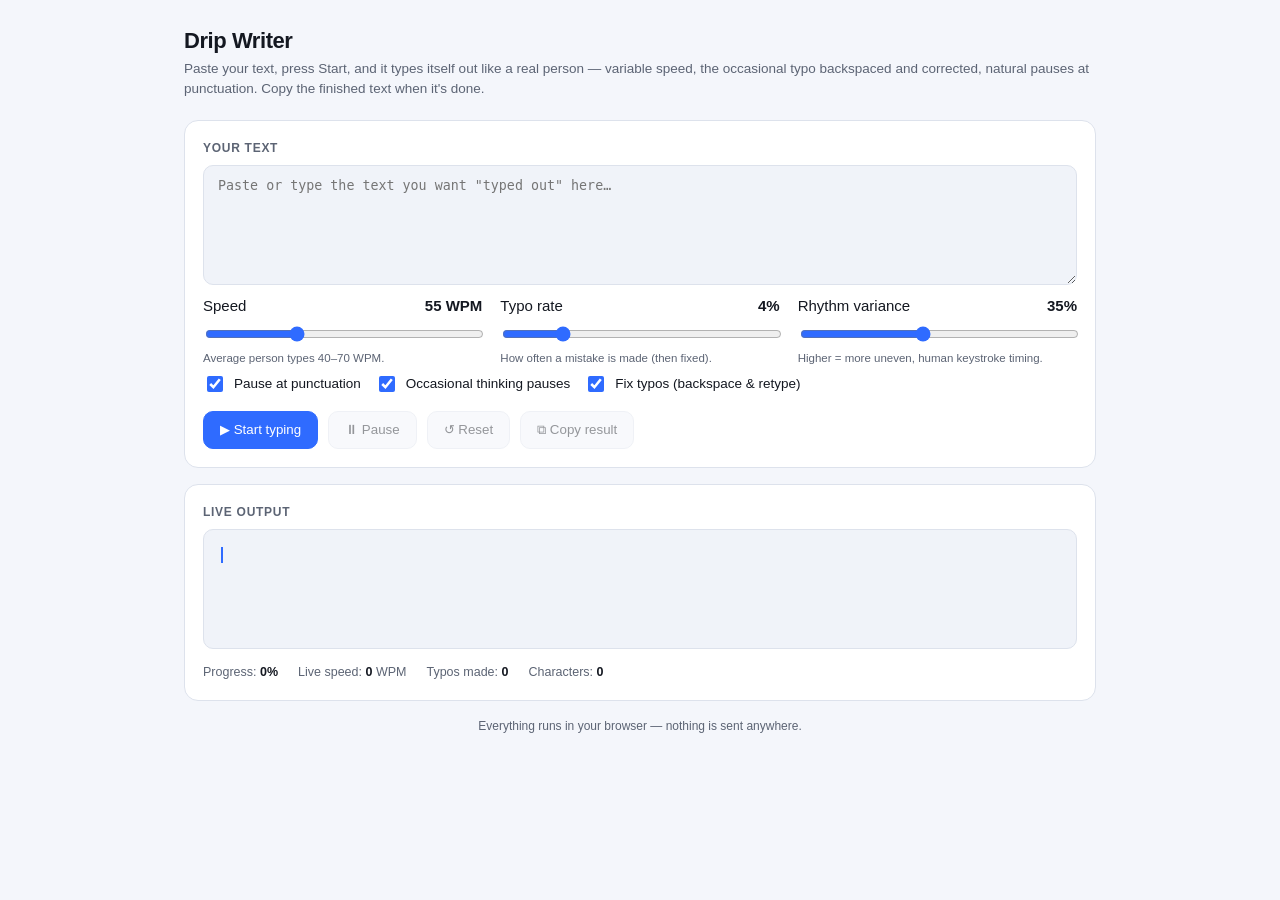
<file: drip-writer/index.html>
<!DOCTYPE html>
<html lang="en">
<head>
<meta charset="utf-8">
<meta name="viewport" content="width=device-width, initial-scale=1">
<title>Drip Writer — human-style typing</title>
<style>
  :root{
    --bg:#0f1115; --panel:#171a21; --panel2:#1e222b; --border:#2a2f3a;
    --text:#e7e9ee; --muted:#9aa3b2; --accent:#5b9dff; --accent2:#3a7bff;
    --good:#59d499; --warn:#ffb454; --err:#ff6b6b; --cursor:#5b9dff;
    --radius:14px;
  }
  @media (prefers-color-scheme: light){
    :root{
      --bg:#f4f6fb; --panel:#ffffff; --panel2:#f0f3f9; --border:#dde2ec;
      --text:#141821; --muted:#5c6474; --accent:#2f6bff; --accent2:#2f6bff;
      --cursor:#2f6bff;
    }
  }
  *{box-sizing:border-box}
  html,body{margin:0;padding:0}
  body{
    background:var(--bg); color:var(--text);
    font:15px/1.5 -apple-system,BlinkMacSystemFont,"Segoe UI",Roboto,Helvetica,Arial,sans-serif;
    -webkit-font-smoothing:antialiased; padding:24px; max-width:960px; margin:0 auto;
  }
  h1{font-size:22px; margin:0 0 2px; letter-spacing:-.02em}
  .sub{color:var(--muted); margin:0 0 20px; font-size:13.5px}
  .card{background:var(--panel); border:1px solid var(--border); border-radius:var(--radius); padding:18px; margin-bottom:16px}
  label.lbl{display:block; font-size:12px; text-transform:uppercase; letter-spacing:.06em; color:var(--muted); margin-bottom:8px; font-weight:600}
  textarea{
    width:100%; min-height:120px; resize:vertical; background:var(--panel2); color:var(--text);
    border:1px solid var(--border); border-radius:10px; padding:12px 14px; font:14px/1.55 inherit;
  }
  textarea:focus{outline:none; border-color:var(--accent)}
  .controls{display:grid; grid-template-columns:repeat(auto-fit,minmax(200px,1fr)); gap:18px; margin-top:4px}
  .ctl{display:flex; flex-direction:column; gap:6px}
  .ctl .row{display:flex; justify-content:space-between; align-items:baseline}
  .ctl .val{font-variant-numeric:tabular-nums; font-weight:700; color:var(--text)}
  .ctl .hint{color:var(--muted); font-size:11.5px}
  input[type=range]{width:100%; accent-color:var(--accent)}
  .toggles{display:flex; flex-wrap:wrap; gap:14px; margin-top:6px}
  .tog{display:flex; align-items:center; gap:8px; font-size:13.5px; color:var(--text); cursor:pointer; user-select:none}
  .tog input{width:16px; height:16px; accent-color:var(--accent)}
  .btnrow{display:flex; flex-wrap:wrap; gap:10px; margin-top:16px}
  button{
    border:1px solid var(--border); background:var(--panel2); color:var(--text);
    padding:10px 16px; border-radius:10px; font:600 14px/1 inherit; cursor:pointer; transition:.12s;
  }
  button:hover{border-color:var(--accent)}
  button:disabled{opacity:.45; cursor:not-allowed}
  button.primary{background:var(--accent2); border-color:var(--accent2); color:#fff}
  button.primary:hover{filter:brightness(1.08)}
  .out-wrap{position:relative}
  .output{
    white-space:pre-wrap; word-break:break-word; min-height:120px; background:var(--panel2);
    border:1px solid var(--border); border-radius:10px; padding:14px 16px; font:14px/1.6 ui-monospace,SFMono-Regular,Menlo,Consolas,monospace;
  }
  .cursor{display:inline-block; width:2px; height:1.15em; background:var(--cursor); vertical-align:text-bottom; margin-left:1px; animation:blink 1.05s steps(1) infinite}
  @keyframes blink{50%{opacity:0}}
  .stats{display:flex; flex-wrap:wrap; gap:20px; margin-top:14px; color:var(--muted); font-size:12.5px}
  .stats b{color:var(--text); font-variant-numeric:tabular-nums}
  .footer{color:var(--muted); font-size:12px; text-align:center; margin-top:8px}
  .presets{display:flex; gap:8px; flex-wrap:wrap; margin-top:10px}
  .presets button{padding:6px 12px; font-size:12.5px; font-weight:500}
</style>
</head>
<body>
  <h1>Drip Writer</h1>
  <p class="sub">Paste your text, press Start, and it types itself out like a real person — variable speed, the occasional typo backspaced and corrected, natural pauses at punctuation. Copy the finished text when it's done.</p>

  <div class="card">
    <label class="lbl" for="src">Your text</label>
    <textarea id="src" placeholder="Paste or type the text you want &quot;typed out&quot; here…"></textarea>

    <div class="controls">
      <div class="ctl">
        <div class="row"><span class="lbl" style="margin:0">Speed</span><span class="val"><span id="wpmVal">55</span> WPM</span></div>
        <input id="wpm" type="range" min="15" max="140" value="55">
        <span class="hint">Average person types 40–70 WPM.</span>
      </div>
      <div class="ctl">
        <div class="row"><span class="lbl" style="margin:0">Typo rate</span><span class="val"><span id="errVal">4</span>%</span></div>
        <input id="err" type="range" min="0" max="20" value="4">
        <span class="hint">How often a mistake is made (then fixed).</span>
      </div>
      <div class="ctl">
        <div class="row"><span class="lbl" style="margin:0">Rhythm variance</span><span class="val"><span id="varVal">35</span>%</span></div>
        <input id="var" type="range" min="0" max="80" value="35">
        <span class="hint">Higher = more uneven, human keystroke timing.</span>
      </div>
    </div>

    <div class="toggles">
      <label class="tog"><input type="checkbox" id="tPunct" checked> Pause at punctuation</label>
      <label class="tog"><input type="checkbox" id="tThink" checked> Occasional thinking pauses</label>
      <label class="tog"><input type="checkbox" id="tCorrect" checked> Fix typos (backspace & retype)</label>
    </div>

    <div class="btnrow">
      <button class="primary" id="start">▶ Start typing</button>
      <button id="pause" disabled>⏸ Pause</button>
      <button id="reset" disabled>↺ Reset</button>
      <button id="copy" disabled>⧉ Copy result</button>
    </div>
  </div>

  <div class="card">
    <label class="lbl">Live output</label>
    <div class="out-wrap">
      <div class="output" id="out"><span class="cursor" id="cur"></span></div>
    </div>
    <div class="stats">
      <span>Progress: <b id="stProg">0%</b></span>
      <span>Live speed: <b id="stWpm">0</b> WPM</span>
      <span>Typos made: <b id="stErr">0</b></span>
      <span>Characters: <b id="stChar">0</b></span>
    </div>
  </div>

  <p class="footer">Everything runs in your browser — nothing is sent anywhere.</p>

<script>
(function(){
  "use strict";
  const $ = id => document.getElementById(id);
  const src=$("src"), out=$("out"), cur=$("cur");
  const wpm=$("wpm"), err=$("err"), vary=$("var");
  const wpmVal=$("wpmVal"), errVal=$("errVal"), varVal=$("varVal");
  const tPunct=$("tPunct"), tThink=$("tThink"), tCorrect=$("tCorrect");
  const bStart=$("start"), bPause=$("pause"), bReset=$("reset"), bCopy=$("copy");
  const stProg=$("stProg"), stWpm=$("stWpm"), stErr=$("stErr"), stChar=$("stChar");

  wpm.oninput = ()=> wpmVal.textContent = wpm.value;
  err.oninput = ()=> errVal.textContent = err.value;
  vary.oninput = ()=> varVal.textContent = vary.value;

  // QWERTY neighbours for realistic "fat finger" substitutions.
  const NEIGH = {
    q:"wa",w:"qeas",e:"wrsd",r:"etdf",t:"ryfg",y:"tugh",u:"yihj",i:"uojk",o:"ipkl",p:"ol",
    a:"qwsz",s:"awedxz",d:"serfcx",f:"drtgvc",g:"ftyhbv",h:"gyujnb",j:"huikmn",k:"jiolm",l:"kop",
    z:"asx",x:"zsdc",c:"xdfv",v:"cfgb",b:"vghn",n:"bhjm",m:"njk",
    "1":"2","2":"13","3":"24","4":"35","5":"46","6":"57","7":"68","8":"79","9":"80","0":"9"
  };

  let running=false, paused=false, cancelTok=0;
  let typed="";                 // committed correct characters
  let startTime=0, correctChars=0, typoCount=0;
  let pausedAccum=0, pauseStart=0; // ms of wall-time spent paused

  function randn(){ // approx normal via central limit
    let s=0; for(let i=0;i<3;i++) s+=Math.random();
    return (s/3-0.5)*2; // ~ -1..1
  }
  function baseDelay(){ // ms per char from WPM (5 chars/word convention)
    const w=Math.max(5,+wpm.value);
    return 60000/(w*5);
  }
  function jitter(ms){
    const v=(+vary.value)/100;
    const factor=1+randn()*v;
    return Math.max(8, ms*factor);
  }
  const sleep = ms => new Promise(r=>setTimeout(r,ms));

  async function wait(ms, tok){
    // honours pause; abort if a new run started
    let elapsed=0;
    const step=Math.min(ms,40);
    while(elapsed<ms){
      if(tok!==cancelTok) throw "cancelled";
      if(!paused){ await sleep(step); elapsed+=step; }
      else { await sleep(40); }
    }
    if(tok!==cancelTok) throw "cancelled";
  }

  function render(showCursor){
    out.textContent = typed;
    if(showCursor!==false){ out.appendChild(cur); }
  }
  function updateStats(total){
    const secs=(performance.now()-startTime-pausedAccum)/1000;
    const liveWpm = secs>0 ? Math.round((correctChars/5)/(secs/60)) : 0;
    stWpm.textContent = liveWpm>0?liveWpm:0;
    stErr.textContent = typoCount;
    stChar.textContent = correctChars;
    stProg.textContent = total? Math.round(correctChars/total*100)+"%" : "0%";
  }

  function wrongChar(ch){
    const lower=ch.toLowerCase();
    const opts=NEIGH[lower];
    if(!opts) return null;
    let w=opts[Math.floor(Math.random()*opts.length)];
    if(ch!==lower) w=w.toUpperCase(); // preserve case
    return w;
  }

  async function typeError(correct, tok){
    // pick an error style; returns true if handled here
    const style=Math.random();
    const canFix=tCorrect.checked;

    // 1) adjacent-key substitution
    if(style<0.6){
      const w=wrongChar(correct);
      if(w===null) return false;
      typed+=w; render(); typoCount++; updateStats(lastTotal);
      if(!canFix){ return true; }
      await wait(jitter(baseDelay()*(1.6+Math.random()*2)), tok); // notice it
      typed=typed.slice(0,-1); render();                          // backspace
      await wait(jitter(baseDelay()*0.7), tok);
      typed+=correct; render();                                   // retype
      return true;
    }
    // 2) transposition-ish: double the char, then remove one
    if(style<0.8){
      typed+=correct+correct; render(); typoCount++; updateStats(lastTotal);
      if(!canFix){ typed=typed.slice(0,-1); render(); return true; }
      await wait(jitter(baseDelay()*(1.4+Math.random()*1.5)), tok);
      typed=typed.slice(0,-1); render();
      return true;
    }
    // 3) extra neighbour char inserted before the correct one
    const w=wrongChar(correct);
    if(w===null) return false;
    typed+=w; render(); typoCount++; updateStats(lastTotal);
    if(!canFix){ typed+=correct; render(); return true; }
    await wait(jitter(baseDelay()*(1.5+Math.random()*1.6)), tok);
    typed=typed.slice(0,-1); render();
    await wait(jitter(baseDelay()*0.7), tok);
    typed+=correct; render();
    return true;
  }

  let lastTotal=0;
  async function run(){
    const text=src.value;
    if(!text){ return; }
    const tok=++cancelTok;
    running=true; paused=false;
    typed=""; correctChars=0; typoCount=0; lastTotal=text.length;
    startTime=performance.now(); pausedAccum=0;
    render();
    setButtons();

    const errRate=(+err.value)/100;

    try{
      for(let i=0;i<text.length;i++){
        const ch=text[i];
        const isLetterDigit=/[a-z0-9]/i.test(ch);

        // maybe make a typo (only on letters/digits, not first char of nothing)
        if(isLetterDigit && Math.random()<errRate){
          const handled=await typeError(ch, tok);
          if(handled){
            // commit correct char state
            correctChars++; updateStats(text.length);
            await wait(jitter(baseDelay()), tok);
            continue;
          }
        }

        typed+=ch; render(); correctChars++; updateStats(text.length);

        // timing for this keystroke
        let d=baseDelay();
        if(ch===" ") d*=1.15;
        if(tPunct.checked){
          if(/[.!?]/.test(ch)) d*=6 + Math.random()*6;      // end of sentence
          else if(/[,;:]/.test(ch)) d*=2.5 + Math.random()*2;
          else if(ch==="\n") d*=4;
        }
        await wait(jitter(d), tok);

        // occasional mid-thought pause
        if(tThink.checked && ch===" " && Math.random()<0.03){
          await wait(jitter(baseDelay()*(6+Math.random()*10)), tok);
        }
      }
      // done
      render(false); // hide cursor at end
      updateStats(text.length);
      stProg.textContent="100%";
      running=false; paused=false;
      setButtons();
    }catch(e){
      // cancelled — leave state as-is
    }
  }

  function setButtons(){
    bStart.textContent = running ? "↻ Restart" : "▶ Start typing";
    bPause.disabled = !running;
    bPause.textContent = paused ? "▶ Resume" : "⏸ Pause";
    bReset.disabled = !typed && !running;
    bCopy.disabled = !typed;
  }

  bStart.onclick = ()=>{ run(); };
  bPause.onclick = ()=>{
    if(!running) return;
    paused=!paused;
    if(paused){ pauseStart=performance.now(); }
    else { pausedAccum+=performance.now()-pauseStart; }
    setButtons();
  };
  bReset.onclick = ()=>{
    cancelTok++; running=false; paused=false;
    typed=""; correctChars=0; typoCount=0;
    render(); updateStats(0); stProg.textContent="0%"; stWpm.textContent="0";
    setButtons();
  };
  bCopy.onclick = async ()=>{
    try{ await navigator.clipboard.writeText(typed); bCopy.textContent="✓ Copied"; setTimeout(()=>bCopy.textContent="⧉ Copy result",1400); }
    catch(e){
      const t=document.createElement("textarea"); t.value=typed; document.body.appendChild(t); t.select();
      try{document.execCommand("copy"); bCopy.textContent="✓ Copied";}catch(_){}
      document.body.removeChild(t); setTimeout(()=>bCopy.textContent="⧉ Copy result",1400);
    }
  };

  render();
  setButtons();
})();
</script>
</body>
</html>
</file>
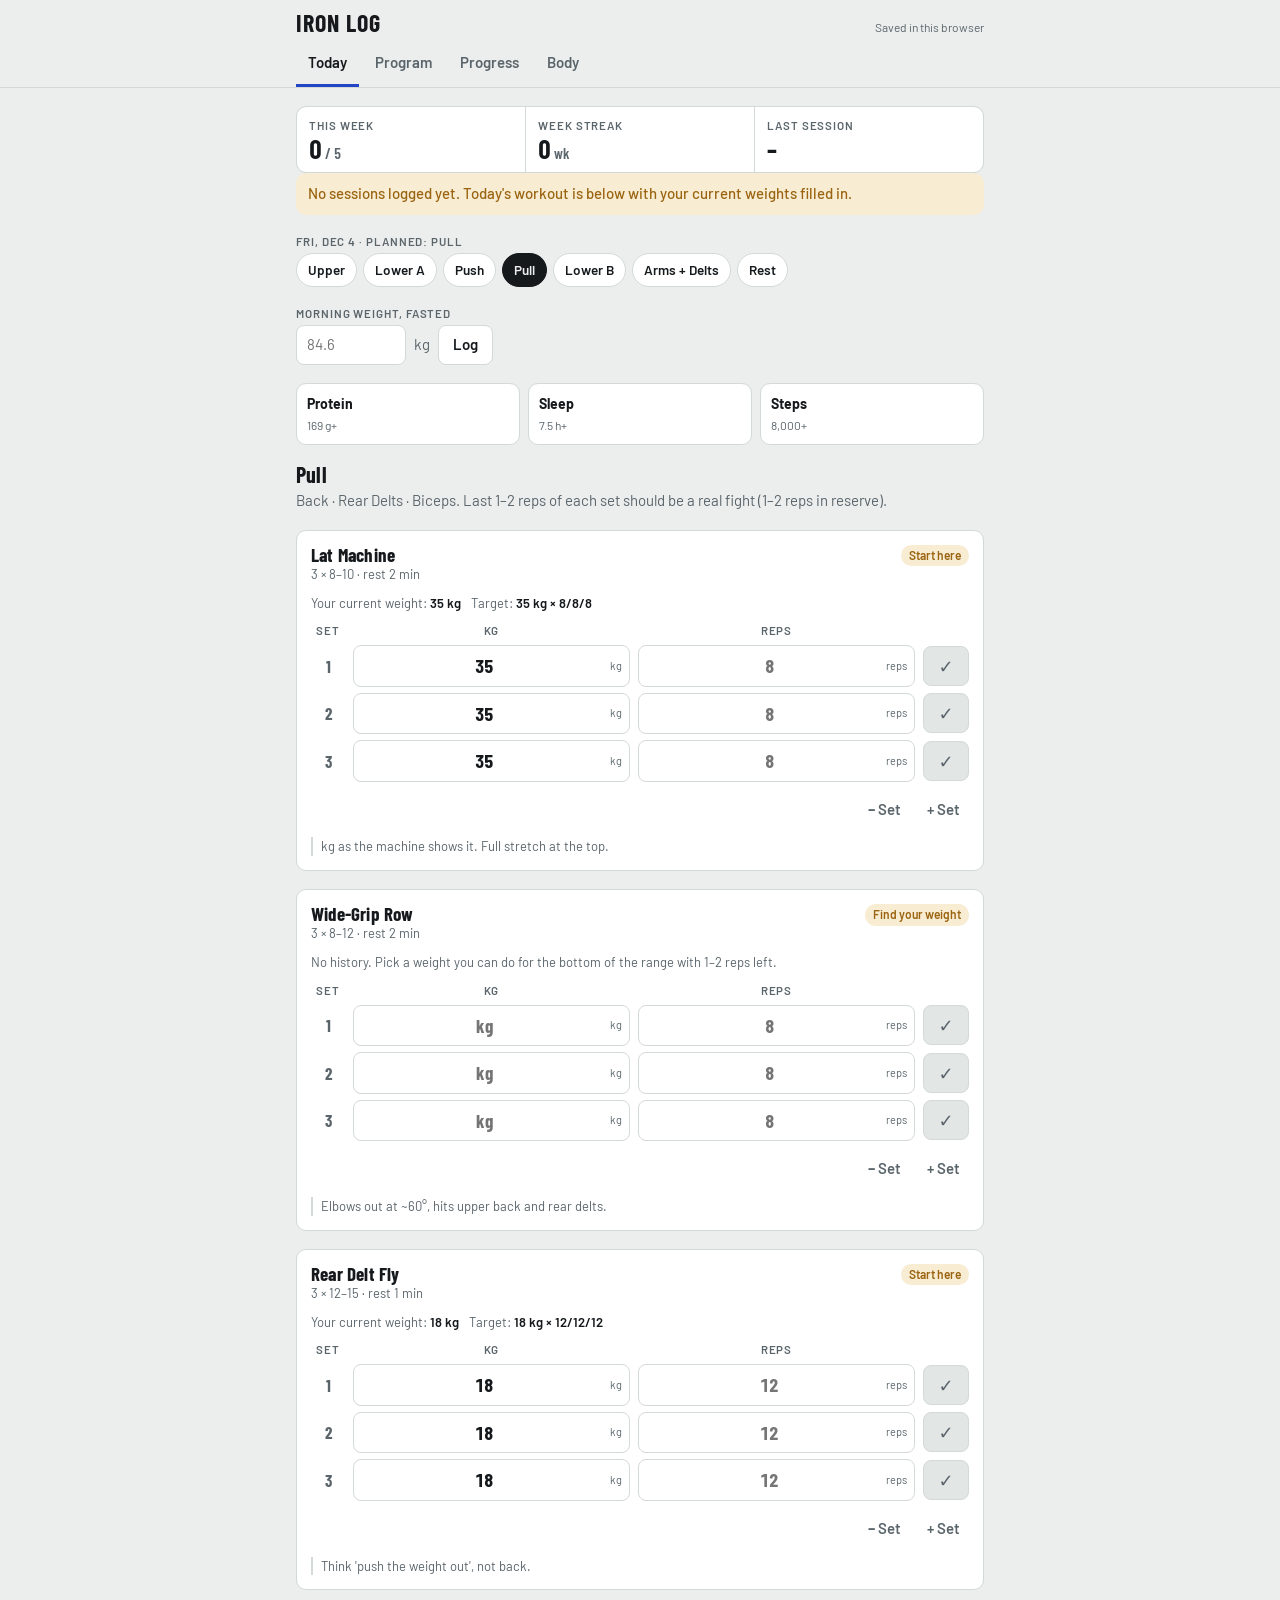
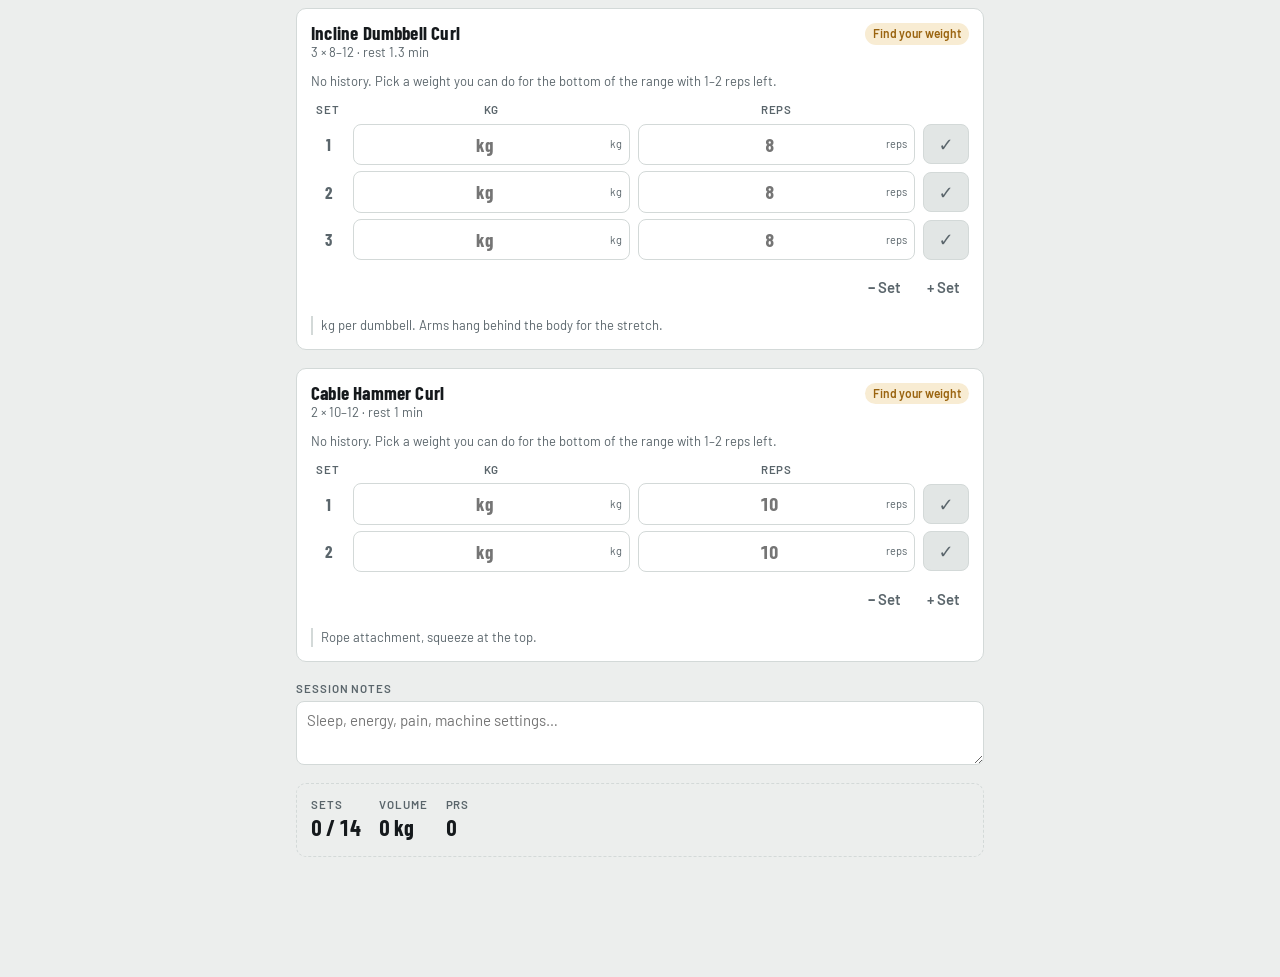
<file: gym-tracker/gym-tracker.html>
<!doctype html>
<html lang="en">
<head>
<meta charset="utf-8">
<meta name="viewport" content="width=device-width,initial-scale=1,viewport-fit=cover">
</head>
<body>
<title>Iron Log</title>
<link rel="preconnect" href="https://fonts.googleapis.com">
<link rel="preconnect" href="https://fonts.gstatic.com" crossorigin>
<link rel="stylesheet" href="https://fonts.googleapis.com/css2?family=Barlow+Condensed:wght@600;700&family=Barlow:wght@400;500;600&display=swap">
<style>
/* Layout: one phone-first column, sticky tab bar, cards only for exercises; numbers set in condensed display type like plate stencils. */
:root {
  --bg: #eceeed;
  --surface: #ffffff;
  --sunk: #e2e6e5;
  --ink: #15191c;
  --muted: #5a656b;
  --line: #d3d9d8;
  --accent: #2346c4;
  --accent-ink: #ffffff;
  --accent-soft: #dfe5fb;
  --good: #1d7f47;
  --good-soft: #dcf1e4;
  --warn: #9a6410;
  --warn-soft: #f8ecd3;
  --bad: #b8322b;
  --bad-soft: #f8dfdc;
  --font-display: "Barlow Condensed", "Roboto Condensed", "Arial Narrow", sans-serif;
  --font-body: "Barlow", "Segoe UI", system-ui, -apple-system, sans-serif;
  --r: 10px;
}
@media (prefers-color-scheme: dark) {
  :root:not([data-theme="light"]) {
    --bg: #0e1113; --surface: #171b1e; --sunk: #1f2427; --ink: #e6eaeb; --muted: #95a1a7; --line: #2a3135;
    --accent: #8099ff; --accent-ink: #0b1030; --accent-soft: #1d2547;
    --good: #52c485; --good-soft: #15301f; --warn: #e3ae4f; --warn-soft: #33270f; --bad: #f0776d; --bad-soft: #3a1a17;
    color-scheme: dark;
  }
}
:root[data-theme="dark"] {
  --bg: #0e1113; --surface: #171b1e; --sunk: #1f2427; --ink: #e6eaeb; --muted: #95a1a7; --line: #2a3135;
  --accent: #8099ff; --accent-ink: #0b1030; --accent-soft: #1d2547;
  --good: #52c485; --good-soft: #15301f; --warn: #e3ae4f; --warn-soft: #33270f; --bad: #f0776d; --bad-soft: #3a1a17;
  color-scheme: dark;
}
* { box-sizing: border-box; }
[hidden] { display: none !important; }
html, body { margin: 0; }
body { background: var(--bg); color: var(--ink); font-family: var(--font-body); font-size: 15px; line-height: 1.45; -webkit-text-size-adjust: 100%; }
.wrap { max-width: 720px; margin: 0 auto; padding-inline: 16px; padding-block: 0 120px; }
h1, h2, h3 { font-family: var(--font-display); font-weight: 700; letter-spacing: .01em; text-wrap: balance; margin: 0; line-height: 1.05; }
h1 { font-size: 30px; }
h2 { font-size: 22px; }
h3 { font-size: 19px; }
.num { font-family: var(--font-display); font-variant-numeric: tabular-nums; font-weight: 700; }
.label { font-size: 11.5px; letter-spacing: .08em; text-transform: uppercase; color: var(--muted); font-weight: 600; }
.muted { color: var(--muted); }
.small { font-size: 13px; }
button, input, select, textarea { font: inherit; color: inherit; }
button { cursor: pointer; }
:focus-visible { outline: 2px solid var(--accent); outline-offset: 2px; }

/* Top bar */
.top { position: sticky; top: env(safe-area-inset-top, 0px); z-index: 10; background: var(--bg); border-bottom: 1px solid var(--line); }
.top-inner { max-width: 720px; margin: 0 auto; padding-inline: 16px; padding-block: 10px 0; display: flex; flex-direction: column; gap: 8px; }
.brand { display: flex; align-items: baseline; justify-content: space-between; gap: 12px; }
.brand h1 { font-size: 24px; text-transform: uppercase; letter-spacing: .04em; }
.sync { font-size: 12px; color: var(--muted); }
.tabs { display: flex; gap: 4px; overflow-x: auto; }
.tab { border: 0; background: none; padding: 8px 12px 10px; font-weight: 600; color: var(--muted); border-bottom: 3px solid transparent; white-space: nowrap; }
.tab[aria-selected="true"] { color: var(--ink); border-bottom-color: var(--accent); }

section.panel { display: flex; flex-direction: column; gap: 18px; padding-top: 18px; }

/* Stat strip */
.stats { display: grid; grid-template-columns: repeat(3, minmax(0, 1fr)); gap: 1px; background: var(--line); border: 1px solid var(--line); border-radius: var(--r); overflow: hidden; }
.stat { background: var(--surface); padding: 10px 12px; display: flex; flex-direction: column; gap: 2px; min-width: 0; }
.stat .num { font-size: 26px; line-height: 1; }
.stat .num small { font-size: 15px; color: var(--muted); font-weight: 600; }

.alert { display: flex; gap: 10px; align-items: flex-start; padding: 10px 12px; border-radius: var(--r); font-weight: 500; }
.alert.bad { background: var(--bad-soft); color: var(--bad); }
.alert.warn { background: var(--warn-soft); color: var(--warn); }
.alert.good { background: var(--good-soft); color: var(--good); }

.pill { display: inline-flex; align-items: center; gap: 4px; padding: 2px 8px; border-radius: 999px; font-size: 12px; font-weight: 600; white-space: nowrap; }
.pill.up { background: var(--good-soft); color: var(--good); }
.pill.rep { background: var(--accent-soft); color: var(--accent); }
.pill.hold, .pill.new { background: var(--warn-soft); color: var(--warn); }
.pill.pr { background: var(--accent); color: var(--accent-ink); }

/* Day picker */
.daypick { display: flex; gap: 6px; flex-wrap: wrap; }
.chip { border: 1px solid var(--line); background: var(--surface); padding: 6px 11px; border-radius: 999px; font-size: 13.5px; font-weight: 600; }
.chip[aria-pressed="true"] { background: var(--ink); color: var(--bg); border-color: var(--ink); }
.chip.done::after { content: " ✓"; color: var(--good); }
.chip[aria-pressed="true"].done::after { color: inherit; }

.dayhead { display: flex; flex-direction: column; gap: 4px; }

/* Inline weigh-in and habits */
.row { display: flex; gap: 8px; align-items: center; flex-wrap: wrap; }
.field { display: flex; flex-direction: column; gap: 4px; min-width: 0; }
input[type="number"], input[type="date"], select, textarea { background: var(--surface); border: 1px solid var(--line); border-radius: 8px; padding: 8px 10px; min-width: 0; }
textarea { width: 100%; resize: vertical; min-height: 64px; }
.btn { border: 1px solid var(--line); background: var(--surface); border-radius: 8px; padding: 8px 14px; font-weight: 600; }
.btn.primary { background: var(--accent); color: var(--accent-ink); border-color: var(--accent); }
.btn.ghost { background: none; border-color: transparent; color: var(--muted); padding: 6px 8px; }
.btn.danger { color: var(--bad); }
.habits { display: grid; grid-template-columns: repeat(3, minmax(0, 1fr)); gap: 8px; }
.habit { border: 1px solid var(--line); background: var(--surface); border-radius: var(--r); padding: 10px; text-align: left; display: flex; flex-direction: column; gap: 2px; }
.habit b { font-size: 14px; }
.habit span { font-size: 12px; color: var(--muted); }
.habit[aria-pressed="true"] { border-color: var(--good); background: var(--good-soft); }
.habit[aria-pressed="true"] b { color: var(--good); }

/* Exercise cards */
.ex { background: var(--surface); border: 1px solid var(--line); border-radius: var(--r); padding: 14px; display: flex; flex-direction: column; gap: 10px; }
.ex-head { display: flex; justify-content: space-between; align-items: flex-start; gap: 10px; }
.ex-head > div { min-width: 0; }
.ex-meta { font-size: 13px; color: var(--muted); }
.ex-last { font-size: 13px; color: var(--muted); display: flex; flex-wrap: wrap; gap: 4px 10px; }
.ex-last b { color: var(--ink); font-weight: 600; }
.sets { display: flex; flex-direction: column; gap: 6px; }
.set { display: grid; grid-template-columns: 34px minmax(0, 1fr) minmax(0, 1fr) 46px; gap: 8px; align-items: center; }
.set .n { font-family: var(--font-display); font-weight: 700; color: var(--muted); font-size: 17px; text-align: center; }
.set input { width: 100%; text-align: center; font-family: var(--font-display); font-weight: 700; font-size: 19px; padding: 6px 4px; font-variant-numeric: tabular-nums; }
.set .unit { position: relative; }
.set .unit::after { content: attr(data-u); position: absolute; right: 8px; top: 50%; transform: translateY(-50%); font-size: 11px; color: var(--muted); pointer-events: none; }
.check { height: 40px; border-radius: 8px; border: 1.5px solid var(--line); background: var(--sunk); font-weight: 700; font-size: 18px; color: var(--muted); }
.check[aria-pressed="true"] { background: var(--good); border-color: var(--good); color: var(--surface); }
.set.is-done input { border-color: var(--good); }
.set-hdr { display: grid; grid-template-columns: 34px minmax(0, 1fr) minmax(0, 1fr) 46px; gap: 8px; }
.set-hdr span { text-align: center; }
.ex-foot { display: flex; justify-content: space-between; align-items: center; gap: 8px; flex-wrap: wrap; }
.plates { font-size: 12.5px; color: var(--muted); }
.plates b { font-family: var(--font-display); color: var(--ink); font-size: 14px; }
.cue { font-size: 13px; color: var(--muted); border-left: 2px solid var(--line); padding-left: 8px; }

.summary { display: flex; gap: 18px; flex-wrap: wrap; padding: 12px 14px; border: 1px dashed var(--line); border-radius: var(--r); }
.summary div { display: flex; flex-direction: column; }
.summary .num { font-size: 22px; }

/* Rest timer */
.timer { position: fixed; left: 0; right: 0; bottom: 0; z-index: 20; background: var(--ink); color: var(--bg); padding: 10px 16px calc(10px + env(safe-area-inset-bottom, 0px)); }
.timer-inner { max-width: 720px; margin: 0 auto; display: flex; align-items: center; gap: 12px; }
.timer .num { font-size: 30px; min-width: 70px; }
.timer .bar { flex: 1; height: 6px; background: color-mix(in srgb, var(--bg) 25%, transparent); border-radius: 3px; overflow: hidden; }
.timer .bar i { display: block; height: 100%; background: var(--accent); transition: width 1s linear; }
.timer button { background: none; border: 1px solid color-mix(in srgb, var(--bg) 40%, transparent); color: var(--bg); border-radius: 6px; padding: 6px 10px; font-weight: 600; }

/* Program */
.week { display: grid; grid-template-columns: repeat(7, minmax(0, 1fr)); gap: 4px; }
.wd { background: var(--surface); border: 1px solid var(--line); border-radius: 8px; padding: 8px 4px; text-align: center; display: flex; flex-direction: column; gap: 2px; min-width: 0; }
.wd .label { font-size: 10.5px; }
.wd b { font-family: var(--font-display); font-size: 15px; line-height: 1.1; overflow-wrap: anywhere; }
.wd.rest { background: var(--sunk); color: var(--muted); }
.wd.opt { border-style: dashed; }
.prose { max-width: 65ch; display: flex; flex-direction: column; gap: 10px; }
.prose p { margin: 0; }
.prose ul { margin: 0; padding-left: 20px; display: flex; flex-direction: column; gap: 6px; }
.tbl-wrap { overflow-x: auto; }
table { border-collapse: collapse; width: 100%; font-size: 14px; }
th, td { text-align: left; padding: 7px 8px; border-bottom: 1px solid var(--line); vertical-align: top; }
th { font-size: 11.5px; letter-spacing: .06em; text-transform: uppercase; color: var(--muted); font-weight: 600; }
td.r, th.r { text-align: right; font-variant-numeric: tabular-nums; }
.dayblock { display: flex; flex-direction: column; gap: 8px; }
.dayblock + .dayblock { border-top: 1px solid var(--line); padding-top: 16px; }

/* Progress */
.heat { display: grid; grid-template-rows: repeat(7, 14px); grid-auto-flow: column; grid-auto-columns: 14px; gap: 3px; }
.heat i { border-radius: 3px; background: var(--sunk); }
.heat i.l1 { background: color-mix(in srgb, var(--accent) 35%, var(--sunk)); }
.heat i.l2 { background: color-mix(in srgb, var(--accent) 65%, var(--sunk)); }
.heat i.l3 { background: var(--accent); }
.heat i.today { outline: 1.5px solid var(--ink); outline-offset: 1px; }
.heat-wrap { display: flex; gap: 6px; overflow-x: auto; }
.heat-days { display: grid; grid-template-rows: repeat(7, 14px); gap: 3px; font-size: 10px; color: var(--muted); }
.vol { display: flex; flex-direction: column; gap: 8px; }
.vrow { display: grid; grid-template-columns: 96px minmax(0, 1fr) 54px; gap: 10px; align-items: center; font-size: 13.5px; }
.track { position: relative; height: 12px; background: var(--sunk); border-radius: 3px; }
.track .band { position: absolute; top: 0; bottom: 0; background: color-mix(in srgb, var(--good) 22%, transparent); border-left: 1px solid var(--good); border-right: 1px solid var(--good); }
.track .fill { position: absolute; left: 0; top: 3px; bottom: 3px; border-radius: 2px; background: var(--ink); }
.track .plan { position: absolute; top: -2px; bottom: -2px; width: 2px; background: var(--muted); }
.vrow .r { text-align: right; font-variant-numeric: tabular-nums; }
.legend { display: flex; gap: 14px; flex-wrap: wrap; font-size: 12px; color: var(--muted); }
.legend span { display: inline-flex; align-items: center; gap: 6px; }
.legend i { display: inline-block; width: 14px; height: 8px; border-radius: 2px; }
.chart { width: 100%; height: auto; display: block; }
.chart text { fill: var(--muted); font-size: 17px; font-family: var(--font-body); }
.chart .grid { stroke: var(--line); stroke-width: 1; }
.chart .line { fill: none; stroke: var(--accent); stroke-width: 2.25; stroke-linejoin: round; stroke-linecap: round; }
.chart .area { fill: var(--accent); opacity: .1; }
.chart .dot { fill: var(--accent); }
.chart .raw { fill: var(--muted); opacity: .55; }
.chart .end { fill: var(--surface); stroke: var(--accent); stroke-width: 2.5; }
.chart .endlbl { fill: var(--ink); font-weight: 700; font-family: var(--font-display); font-size: 20px; }
.empty { padding: 18px; border: 1px dashed var(--line); border-radius: var(--r); color: var(--muted); text-align: center; }
.confirm { display: flex; gap: 6px; align-items: center; }

/* Body */
.targets { display: grid; grid-template-columns: repeat(auto-fit, minmax(140px, 1fr)); gap: 10px; }
.target { background: var(--surface); border: 1px solid var(--line); border-radius: var(--r); padding: 12px; display: flex; flex-direction: column; gap: 2px; }
.target .num { font-size: 26px; line-height: 1.05; }
.settings { display: grid; grid-template-columns: repeat(auto-fit, minmax(150px, 1fr)); gap: 12px; }
.toast { position: fixed; left: 50%; transform: translateX(-50%); bottom: calc(84px + env(safe-area-inset-bottom, 0px)); background: var(--ink); color: var(--bg); padding: 8px 14px; border-radius: 8px; font-weight: 600; z-index: 30; font-size: 14px; }
@media (max-width: 420px) {
  .stat .num { font-size: 22px; }
  .habits { grid-template-columns: 1fr; }
  .habit { flex-direction: row; justify-content: space-between; align-items: center; }
  .vrow { grid-template-columns: 82px minmax(0, 1fr) 48px; }
}
@media (prefers-reduced-motion: reduce) { * { transition: none !important; } }
</style>

<header class="top">
  <div class="top-inner">
    <div class="brand"><h1>Iron Log</h1><span class="sync" id="sync">Loading…</span></div>
    <nav class="tabs" role="tablist">
      <button class="tab" role="tab" data-tab="today" id="tab-today">Today</button>
      <button class="tab" role="tab" data-tab="program" id="tab-program">Program</button>
      <button class="tab" role="tab" data-tab="progress" id="tab-progress">Progress</button>
      <button class="tab" role="tab" data-tab="body" id="tab-body">Body</button>
    </nav>
  </div>
</header>

<main class="wrap">
  <section class="panel" id="p-today"></section>
  <section class="panel" id="p-program" hidden></section>
  <section class="panel" id="p-progress" hidden></section>
  <section class="panel" id="p-body" hidden></section>
</main>

<div class="timer" id="timer" hidden>
  <div class="timer-inner">
    <span class="label" style="color:inherit;opacity:.7">Rest</span>
    <span class="num" id="t-left">0:00</span>
    <span class="bar"><i id="t-bar" style="width:0%"></i></span>
    <button data-act="rest-add" type="button">+30s</button>
    <button data-act="rest-stop" type="button">Skip</button>
  </div>
</div>
<div class="toast" id="toast" hidden></div>

<script>
/* ============================================================
   PROGRAM — hypertrophy split, each muscle trained twice a week.
   start = your current working weight (kg) where you gave one.
   inc   = the jump to make once every set hits the top of the rep range.
   ============================================================ */
const EX = {
  bench:      { name: "Flat Barbell Bench Press", sets: 3, lo: 6,  hi: 8,  start: 80,  inc: 2.5, rest: 150, bar: true, m: "chest",      cue: "Shoulder blades pinned, touch low chest, 1s pause off the chest on the last set." },
  cablerow:   { name: "Seated Cable Row",         sets: 3, lo: 8,  hi: 10, start: 80,  inc: 5,   rest: 120, m: "back",       cue: "Full stretch forward, drive elbows to hips, no torso swing." },
  incdb:      { name: "Incline Dumbbell Press",   sets: 3, lo: 8,  hi: 10, start: 30,  inc: 2,   rest: 120, m: "chest",      cue: "30° bench. kg is per dumbbell. Deep stretch at the bottom." },
  pulldown:   { name: "Lat Pulldown",             sets: 3, lo: 8,  hi: 12, start: 70,  inc: 5,   rest: 120, m: "back",       cue: "Pull elbows down to your sides, control the 2s negative." },
  latraise:   { name: "Dumbbell Lateral Raise",   sets: 3, lo: 12, hi: 15, start: 8,   inc: 2,   rest: 60,  m: "sidedelts",  cue: "kg per dumbbell. Lead with elbows, stop at shoulder height." },
  hammerdb:   { name: "Dumbbell Hammer Curl",     sets: 2, lo: 10, hi: 12, start: null, inc: 2,  rest: 75,  m: "biceps",     cue: "kg per dumbbell. No swinging." },
  ohtri:      { name: "Overhead Cable Triceps Extension", sets: 2, lo: 10, hi: 12, start: null, inc: 2.5, rest: 75, m: "triceps", cue: "Long-head stretch: let the hands go well behind the head." },

  squat:      { name: "Back Squat",               sets: 3, lo: 6,  hi: 8,  start: null, inc: 2.5, rest: 180, bar: true, m: "quads",   cue: "Below parallel, brace before every rep." },
  rdl:        { name: "Romanian Deadlift",        sets: 3, lo: 8,  hi: 10, start: null, inc: 2.5, rest: 150, bar: true, m: "hamstrings", cue: "Hips back until hamstrings are loaded, bar stays on the legs." },
  legext:     { name: "Leg Extension",            sets: 2, lo: 12, hi: 15, start: null, inc: 5,  rest: 75,  m: "quads",      cue: "1s squeeze at the top." },
  seatcurl:   { name: "Seated Leg Curl",          sets: 2, lo: 10, hi: 12, start: null, inc: 5,  rest: 75,  m: "hamstrings", cue: "Lean forward slightly for more stretch." },
  calfstand:  { name: "Standing Calf Raise",      sets: 3, lo: 10, hi: 15, start: null, inc: 5,  rest: 60,  m: "calves",     cue: "2s pause in the bottom stretch on every rep." },

  dbpress:    { name: "Seated Dumbbell Shoulder Press", sets: 3, lo: 8, hi: 10, start: null, inc: 2, rest: 120, m: "shoulders", cue: "kg per dumbbell. Replaces the occasional military press and front raises." },
  declinem:   { name: "Decline Chest Press Machine", sets: 3, lo: 8, hi: 12, start: 40, inc: 5,  rest: 105, m: "chest",      cue: "Control the stretch, don't bounce out of it." },
  pecdeck:    { name: "Machine Chest Fly",        sets: 3, lo: 10, hi: 12, start: 75,  inc: 5,   rest: 75,  m: "chest",      cue: "Big stretch, hold the squeeze for 1s." },
  cablelat:   { name: "Cable Lateral Raise",      sets: 3, lo: 12, hi: 20, start: null, inc: 2.5, rest: 60, m: "sidedelts",  cue: "Cable behind the body, one arm at a time." },
  pushdown:   { name: "Triceps Rope Pushdown",    sets: 3, lo: 10, hi: 12, start: null, inc: 5,  rest: 75,  m: "triceps",    cue: "Elbows pinned, spread the rope at the bottom." },

  latmachine: { name: "Lat Machine",              sets: 3, lo: 8,  hi: 10, start: 35,  inc: 5,   rest: 120, m: "back",       cue: "kg as the machine shows it. Full stretch at the top." },
  widerow:    { name: "Wide-Grip Row",            sets: 3, lo: 8,  hi: 12, start: null, inc: 5,  rest: 120, m: "back",       cue: "Elbows out at ~60°, hits upper back and rear delts." },
  reardelt:   { name: "Rear Delt Fly",            sets: 3, lo: 12, hi: 15, start: 18,  inc: 2.5, rest: 60,  m: "reardelts",  cue: "Think 'push the weight out', not back." },
  incurl:     { name: "Incline Dumbbell Curl",    sets: 3, lo: 8,  hi: 12, start: null, inc: 2,  rest: 75,  m: "biceps",     cue: "kg per dumbbell. Arms hang behind the body for the stretch." },
  cablehammer:{ name: "Cable Hammer Curl",        sets: 2, lo: 10, hi: 12, start: null, inc: 2.5, rest: 60, m: "biceps",     cue: "Rope attachment, squeeze at the top." },

  legpress:   { name: "Leg Press",                sets: 3, lo: 10, hi: 12, start: null, inc: 10, rest: 150, m: "quads",      cue: "Feet mid-platform, knees travel well forward." },
  lyingcurl:  { name: "Lying Leg Curl",           sets: 3, lo: 10, hi: 12, start: null, inc: 5,  rest: 75,  m: "hamstrings", cue: "Hips down on the pad the whole set." },
  bss:        { name: "Bulgarian Split Squat",    sets: 2, lo: 8,  hi: 10, start: null, inc: 2,  rest: 120, m: "quads",      cue: "kg per dumbbell, reps per leg." },
  seatcalf:   { name: "Seated Calf Raise",        sets: 3, lo: 12, hi: 15, start: null, inc: 5,  rest: 60,  m: "calves",     cue: "Full range, pause at the bottom." },
  crunch:     { name: "Cable Crunch",             sets: 3, lo: 12, hi: 15, start: null, inc: 5,  rest: 60,  m: "abs",        cue: "Curl the ribs to the pelvis, hips stay still." },

  ezcurl:     { name: "EZ-Bar Curl",              sets: 3, lo: 8,  hi: 12, start: null, inc: 2.5, rest: 75, m: "biceps",     cue: "Elbows stay at your sides." },
  preacher:   { name: "Preacher Curl",            sets: 2, lo: 10, hi: 12, start: null, inc: 2.5, rest: 60, m: "biceps",     cue: "Slow negative, full lockout at the bottom." },
  cgbench:    { name: "Close-Grip Bench Press",   sets: 3, lo: 6,  hi: 10, start: null, inc: 2.5, rest: 120, bar: true, m: "triceps", cue: "Shoulder-width grip, elbows tucked." },
  skull:      { name: "EZ-Bar Skull Crusher",     sets: 2, lo: 10, hi: 12, start: null, inc: 2.5, rest: 75, m: "triceps",    cue: "Lower behind the head for the long-head stretch." },
  facepull:   { name: "Face Pull",                sets: 2, lo: 12, hi: 15, start: null, inc: 2.5, rest: 60, m: "reardelts",  cue: "Pull to the eyes, rotate hands back." }
};

const DAYS = [
  { id: "upper", name: "Upper",          focus: "Chest · Back · Delts · Arms", wd: 1, ex: ["bench", "cablerow", "incdb", "pulldown", "latraise", "hammerdb", "ohtri"] },
  { id: "lowerA", name: "Lower A",       focus: "Quads · Hamstrings · Calves", wd: 2, ex: ["squat", "rdl", "legext", "seatcurl", "calfstand"] },
  { id: "push",  name: "Push",           focus: "Chest · Shoulders · Triceps", wd: 4, ex: ["dbpress", "declinem", "pecdeck", "cablelat", "pushdown"] },
  { id: "pull",  name: "Pull",           focus: "Back · Rear Delts · Biceps",  wd: 5, ex: ["latmachine", "widerow", "reardelt", "incurl", "cablehammer"] },
  { id: "lowerB", name: "Lower B",       focus: "Quads · Hamstrings · Abs",    wd: 6, ex: ["legpress", "lyingcurl", "bss", "seatcalf", "crunch"] },
  { id: "arms",  name: "Arms + Delts",   focus: "Optional 6th day",            wd: 0, ex: ["ezcurl", "cgbench", "preacher", "skull", "latraise", "facepull"], optional: true }
];
const DAY = Object.fromEntries(DAYS.map(d => [d.id, d]));

const MUSCLES = [
  ["chest", "Chest", 10, 20], ["back", "Back", 10, 20], ["quads", "Quads", 10, 20], ["hamstrings", "Hamstrings", 8, 16],
  ["sidedelts", "Side delts", 8, 20], ["reardelts", "Rear delts", 6, 16], ["shoulders", "Front delts", 3, 10],
  ["biceps", "Biceps", 8, 16], ["triceps", "Triceps", 8, 16], ["calves", "Calves", 6, 12], ["abs", "Abs", 3, 10]
];
const WEEKDAYS = ["Sun", "Mon", "Tue", "Wed", "Thu", "Fri", "Sat"];
const DEFAULTS = { goal: "bulk", bf: 15, height: 186.5, weekly: 5 };
const GOALS = { bulk: { label: "Lean bulk", rate: 0.2, kcal: 250 }, recomp: { label: "Maintain / recomp", rate: 0, kcal: 0 }, cut: { label: "Cut", rate: -0.5, kcal: -500 } };

/* ============================== helpers ============================== */
const $ = s => document.querySelector(s);
const pad = n => String(n).padStart(2, "0");
const ymd = d => `${d.getFullYear()}-${pad(d.getMonth() + 1)}-${pad(d.getDate())}`;
const parse = s => { const [y, m, d] = s.split("-").map(Number); return new Date(y, m - 1, d); };
const addDays = (s, n) => { const d = parse(s); d.setDate(d.getDate() + n); return ymd(d); };
const today = () => ymd(new Date());
const weekStart = s => { const d = parse(s); const k = (d.getDay() + 6) % 7; d.setDate(d.getDate() - k); return ymd(d); };
const daysBetween = (a, b) => Math.round((parse(b) - parse(a)) / 864e5);
const r1 = n => Math.round(n * 10) / 10;
const fmtKg = n => (n == null || isNaN(n)) ? "–" : (Math.round(n * 100) / 100).toString();
const e1rm = (kg, reps) => kg * (1 + reps / 30);
const esc = s => String(s ?? "").replace(/[&<>"]/g, c => ({ "&": "&amp;", "<": "&lt;", ">": "&gt;", '"': "&quot;" }[c]));
const prettyDate = s => parse(s).toLocaleDateString(undefined, { weekday: "short", day: "numeric", month: "short" });
const lsGet = k => { try { return JSON.parse(localStorage.getItem(k)); } catch (e) { return null; } };
const lsSet = (k, v) => { try { localStorage.setItem(k, JSON.stringify(v)); } catch (e) {} };

function plates(total) {
  const per = (total - 20) / 2;
  if (!(per > 0)) return total === 20 ? "empty bar" : null;
  const out = []; let left = per;
  for (const p of [25, 20, 15, 10, 5, 2.5, 1.25]) while (left >= p - 1e-9) { out.push(p); left -= p; }
  return left > 0.01 ? null : out.join(" + ");
}

/* ============================== storage ==============================
   In the published page, data lives in the artifact database (syncs across
   your devices). Opened as a local file, it falls back to this browser. */
const S = { sessions: {}, weights: {}, days: {}, settings: { ...DEFAULTS }, mode: "local", loaded: false };
let db = null;
const LS_KEY = "ironlog.v1";
const writeChains = {};

function loadLocal() {
  const d = lsGet(LS_KEY) || {};
  S.sessions = d.sessions || {}; S.weights = d.weights || {}; S.days = d.days || {};
  S.settings = { ...DEFAULTS, ...(d.settings || {}) };
}
function saveLocal() { lsSet(LS_KEY, { sessions: S.sessions, weights: S.weights, days: S.days, settings: S.settings }); }

function put(col, id, data) {
  if (col === "meta") S.settings = { ...DEFAULTS, ...data }; else S[col][id] = data;
  if (S.mode === "local") return saveLocal();
  const path = col === "meta" ? "meta/settings" : `${col}/${id}`;
  writeChains[path] = (writeChains[path] || Promise.resolve())
    .then(() => db.doc(path).set(data))
    .catch(e => toast(e && e.code === "quota_exceeded" ? "Storage is full. Export a backup and delete old sessions." : "Couldn't save. Check your connection."));
}
function del(col, id) {
  delete S[col][id];
  if (S.mode === "local") return saveLocal();
  const path = `${col}/${id}`;
  writeChains[path] = (writeChains[path] || Promise.resolve()).then(() => db.doc(path).delete()).catch(() => toast("Couldn't delete. Try again."));
}

async function initStore() {
  loadLocal();
  S.loaded = true;
  setSync();
  renderAll();
  if (!window.claude || !window.claude.use) return;
  const d = await window.claude.use("db").catch(() => null);
  if (!d) return;
  db = d; S.mode = "cloud"; S.loaded = false;
  S.sessions = {}; S.weights = {}; S.days = {}; S.settings = { ...DEFAULTS };
  active = null;
  setSync(); renderAll();
  let pending = 4;
  const first = () => { if (--pending === 0) { S.loaded = true; setSync(); renderAll(); } };
  const sub = (col) => {
    let got = false;
    db.collection(col).onSnapshot(snap => {
      const next = {};
      snap.docs.forEach(doc => { next[doc.id] = doc.data(); });
      S[col] = next;
      if (!got) { got = true; first(); } else onRemoteChange(col);
    }, () => { if (!got) { got = true; first(); } toast("Sync paused. Reload to reconnect."); });
  };
  ["sessions", "weights", "days"].forEach(sub);
  let gotMeta = false;
  db.doc("meta/settings").onSnapshot(snap => {
    S.settings = { ...DEFAULTS, ...(snap.exists ? snap.data() : {}) };
    if (!gotMeta) { gotMeta = true; first(); } else onRemoteChange("meta");
  }, () => { if (!gotMeta) { gotMeta = true; first(); } });
}
function onRemoteChange(col) {
  if (!S.loaded) return;
  // Don't rebuild the workout under your thumbs; refresh everything else.
  const editing = document.activeElement && $("#p-today").contains(document.activeElement);
  if (col === "sessions" && active && !dirty) {
    const remote = S.sessions[active.id];
    if (remote && JSON.stringify(remote.sets) !== JSON.stringify(active.sets) && !editing) { active = clone(remote); }
  }
  if (!editing) renderToday(); else renderTodayStats();
  if (tab !== "today") renderTab(tab);
}
function setSync() {
  const el = $("#sync");
  if (S.mode === "cloud") el.textContent = S.loaded ? "Synced to your account" : "Connecting…";
  else el.textContent = "Saved in this browser";
}

/* ============================== derived ============================== */
const clone = o => JSON.parse(JSON.stringify(o));
const doneSets = (s, ex) => ((s.sets || {})[ex] || []).filter(x => x.done && x.reps > 0);
const sessionDone = s => Object.keys(s.sets || {}).some(ex => doneSets(s, ex).length);
function sortedSessions() { return Object.entries(S.sessions).map(([id, s]) => ({ id, ...s })).filter(sessionDone).sort((a, b) => a.date < b.date ? -1 : a.date > b.date ? 1 : (a.updatedAt || 0) - (b.updatedAt || 0)); }
function trainedDates() { const m = {}; sortedSessions().forEach(s => { m[s.date] = (m[s.date] || 0) + Object.keys(s.sets).reduce((n, ex) => n + doneSets(s, ex).length, 0); }); return m; }
function weekCount(ws, dates) { let n = 0; for (let i = 0; i < 7; i++) if (dates[addDays(ws, i)]) n++; return n; }
function streak(dates) {
  const goal = +S.settings.weekly || 5; let w = weekStart(today()); let n = 0;
  if (weekCount(w, dates) >= goal) n++;
  w = addDays(w, -7);
  while (weekCount(w, dates) >= goal) { n++; w = addDays(w, -7); }
  return n;
}
function bestBefore(ex, date) {
  let best = 0;
  for (const s of sortedSessions()) if (s.date < date) for (const x of doneSets(s, ex)) best = Math.max(best, e1rm(x.kg, x.reps));
  return best;
}
function suggest(exId, date) {
  const ex = EX[exId];
  const hist = sortedSessions().filter(s => s.date < date && doneSets(s, exId).length);
  const last = hist[hist.length - 1];
  if (!last) return { kg: ex.start, reps: Array(ex.sets).fill(ex.lo), tag: ex.start ? "Start here" : "Find your weight", kind: "new", last: null };
  const sets = doneSets(last, exId);
  const top = Math.max(...sets.map(s => s.kg));
  const work = sets.filter(s => s.kg === top);
  const reps = Array.from({ length: ex.sets }, (_, i) => Math.min(ex.hi, ((work[i] || work[work.length - 1]).reps) + 1));
  if (work.length >= ex.sets && work.every(s => s.reps >= ex.hi))
    return { kg: r1(top + ex.inc), reps: Array(ex.sets).fill(ex.lo), tag: `+${ex.inc} kg`, kind: "up", last, sets };
  if (work.filter(s => s.reps < ex.lo).length >= 2)
    return { kg: top, reps: Array(ex.sets).fill(ex.lo), tag: "Hold weight", kind: "hold", last, sets };
  return { kg: top, reps, tag: "+1 rep", kind: "rep", last, sets };
}
function weightSeries() { return Object.entries(S.weights).map(([d, w]) => ({ d, kg: +w.kg })).filter(x => x.kg > 0).sort((a, b) => a.d < b.d ? -1 : 1); }
function avg7(series, endDate) {
  const from = addDays(endDate, -6);
  const xs = series.filter(x => x.d >= from && x.d <= endDate).map(x => x.kg);
  return xs.length ? xs.reduce((a, b) => a + b, 0) / xs.length : null;
}
function latestWeight() { const s = weightSeries(); return s.length ? s[s.length - 1].kg : 84.6; }

/* ============================== state ============================== */
let tab = lsGet("ironlog.tab") || "today";
let pickedDay = null;   // manual override for today's session
let active = null;      // session being edited
let dirty = false;
let saveTimer = null;
let confirmDel = null;

function plannedDayFor(date) { const wd = parse(date).getDay(); const d = DAYS.find(x => x.wd === wd); return d ? d.id : "rest"; }
function currentDayId() {
  if (pickedDay) return pickedDay;
  const t = today();
  const doneToday = Object.values(S.sessions).filter(s => s.date === t && sessionDone(s));
  if (doneToday.length) return doneToday[doneToday.length - 1].day;
  return plannedDayFor(t);
}
function ensureActive() {
  const dayId = currentDayId();
  if (dayId === "rest") { active = null; return; }
  const id = `${today()}_${dayId}`;
  if (active && active.id === id) return;
  const existing = S.sessions[id];
  if (existing) { active = { id, ...clone(existing) }; return; }
  const sets = {};
  for (const ex of DAY[dayId].ex) {
    const sg = suggest(ex, today());
    sets[ex] = sg.reps.map(() => ({ kg: sg.kg ?? null, reps: null, done: false }));
  }
  active = { id, date: today(), day: dayId, sets, notes: "" };
}
function scheduleSave() {
  dirty = true;
  clearTimeout(saveTimer);
  saveTimer = setTimeout(flushSave, 700);
}
function flushSave() {
  clearTimeout(saveTimer);
  if (!active || !dirty) return;
  dirty = false;
  const { id, ...data } = active;
  data.updatedAt = Date.now();
  if (sessionDone(data) || (data.notes || "").trim()) put("sessions", id, clone(data));
  else if (S.sessions[id]) del("sessions", id);
  renderTodayStats();
}
window.addEventListener("pagehide", flushSave);
document.addEventListener("visibilitychange", () => { if (document.visibilityState === "hidden") flushSave(); });

/* ============================== rendering ============================== */
function renderAll() { selectTab(tab); renderToday(); ["program", "progress", "body"].forEach(renderTab); }
function renderTab(t) { if (t === "today") renderToday(); if (t === "program") renderProgram(); if (t === "progress") renderProgress(); if (t === "body") renderBody(); }
function selectTab(t) {
  tab = t; lsSet("ironlog.tab", t);
  document.querySelectorAll(".tab").forEach(b => b.setAttribute("aria-selected", b.dataset.tab === t));
  ["today", "program", "progress", "body"].forEach(x => { $("#p-" + x).hidden = x !== t; });
}

function statsHtml() {
  const dates = trainedDates();
  const t = today();
  const wc = weekCount(weekStart(t), dates);
  const goal = +S.settings.weekly || 5;
  const st = streak(dates);
  const all = Object.keys(dates).sort();
  const lastD = all.length ? all[all.length - 1] : null;
  const gap = lastD ? daysBetween(lastD, t) : null;
  const daysLeft = 7 - ((parse(t).getDay() + 6) % 7);   // including today
  let alert = "";
  if (!S.loaded) alert = "";
  else if (lastD === null) alert = `<div class="alert warn">No sessions logged yet. Today's workout is below with your current weights filled in.</div>`;
  else if (all[0] >= weekStart(t) && wc < goal) alert = `<div class="alert warn">First week on the log. From Monday the target is ${goal} sessions a week.</div>`;
  else if (wc + daysLeft < goal) alert = `<div class="alert bad">You can't reach ${goal} sessions this week any more. Train every remaining day to limit the damage.</div>`;
  else if (wc + daysLeft === goal && wc < goal) alert = `<div class="alert bad">No more rest days this week: you need ${goal - wc} more sessions in ${daysLeft} days.</div>`;
  else if (gap >= 2 && !dates[t]) alert = `<div class="alert warn">${gap} days since your last session. Train today.</div>`;
  else if (wc >= goal) alert = `<div class="alert good">Weekly target hit: ${wc} sessions. Recover well.</div>`;
  return `
    <div class="stats">
      <div class="stat"><span class="label">This week</span><span class="num">${wc}<small> / ${goal}</small></span></div>
      <div class="stat"><span class="label">Week streak</span><span class="num">${st}<small> wk</small></span></div>
      <div class="stat"><span class="label">Last session</span><span class="num">${gap === null ? "–" : gap === 0 ? "Today" : gap + "<small> d ago</small>"}</span></div>
    </div>${alert}`;
}
function renderTodayStats() { const el = $("#today-stats"); if (el) el.innerHTML = statsHtml(); const sm = $("#today-summary"); if (sm) sm.innerHTML = summaryHtml(); }

function summaryHtml() {
  if (!active) return "";
  let planned = 0, done = 0, vol = 0, prs = 0;
  for (const [ex, sets] of Object.entries(active.sets)) {
    const prev = bestBefore(ex, active.date);
    let exPr = false;
    sets.forEach(x => { planned++; if (x.done && x.reps > 0) { done++; vol += (x.kg || 0) * x.reps; if (prev > 0 && e1rm(x.kg, x.reps) > prev + 0.01) exPr = true; } });
    if (exPr) prs++;
  }
  return `<div><span class="label">Sets</span><span class="num">${done} / ${planned}</span></div>
    <div><span class="label">Volume</span><span class="num">${Math.round(vol).toLocaleString()} kg</span></div>
    <div><span class="label">PRs</span><span class="num">${prs}</span></div>`;
}

function renderToday() {
  const el = $("#p-today");
  if (!S.loaded) { el.innerHTML = `<div class="empty">Loading your log…</div>`; return; }
  ensureActive();
  const t = today();
  const dayId = currentDayId();
  const planned = plannedDayFor(t);
  const doneDays = new Set(Object.values(S.sessions).filter(s => s.date >= weekStart(t) && sessionDone(s)).map(s => s.day));
  const w = S.weights[t];
  const habits = S.days[t] || {};
  const prot = Math.round(2 * latestWeight());
  let html = `<div id="today-stats">${statsHtml()}</div>
    <div class="dayhead">
      <span class="label">${prettyDate(t)} · planned: ${planned === "rest" ? "Rest" : DAY[planned].name}</span>
      <div class="daypick" role="group" aria-label="Session">
        ${DAYS.map(d => `<button class="chip ${doneDays.has(d.id) ? "done" : ""}" data-act="day" data-day="${d.id}" aria-pressed="${d.id === dayId}">${d.name}</button>`).join("")}
        <button class="chip" data-act="day" data-day="rest" aria-pressed="${dayId === "rest"}">Rest</button>
      </div>
    </div>
    <div class="row">
      <div class="field"><label class="label" for="wi-today">Morning weight, fasted</label>
        <div class="row"><input type="number" inputmode="decimal" step="0.1" id="wi-today" style="width:110px" value="${w ? w.kg : ""}" placeholder="${latestWeight()}"><span class="muted">kg</span>
        <button class="btn" data-act="wi-save">${w ? "Update" : "Log"}</button></div></div>
    </div>
    <div class="habits">
      <button class="habit" data-act="habit" data-h="protein" aria-pressed="${!!habits.protein}"><b>Protein</b><span>${prot} g+</span></button>
      <button class="habit" data-act="habit" data-h="sleep" aria-pressed="${!!habits.sleep}"><b>Sleep</b><span>7.5 h+</span></button>
      <button class="habit" data-act="habit" data-h="steps" aria-pressed="${!!habits.steps}"><b>Steps</b><span>8,000+</span></button>
    </div>`;
  if (dayId === "rest") {
    html += `<div class="empty">Rest day. Eat your protein, sleep, walk. If you missed a session this week, pick it above and do it now.</div>`;
    el.innerHTML = html; return;
  }
  const day = DAY[dayId];
  html += `<div class="dayhead"><h2>${day.name}</h2><span class="muted">${day.focus}. Last 1–2 reps of each set should be a real fight (1–2 reps in reserve).</span></div>`;
  for (const exId of day.ex) html += exCardHtml(exId);
  html += `<div class="field"><label class="label" for="notes">Session notes</label><textarea id="notes" placeholder="Sleep, energy, pain, machine settings…">${esc(active.notes)}</textarea></div>
    <div class="summary" id="today-summary">${summaryHtml()}</div>`;
  el.innerHTML = html;
}

function exCardHtml(exId) {
  const ex = EX[exId];
  const sg = suggest(exId, active.date);
  const sets = active.sets[exId] || (active.sets[exId] = []);
  const prev = bestBefore(exId, active.date);
  const lastTxt = sg.last ? `<span>Last (${prettyDate(sg.last.date)}): <b>${sg.sets.map(s => `${fmtKg(s.kg)}×${s.reps}`).join(", ")}</b></span>` : `<span>${ex.start ? `Your current weight: <b>${ex.start} kg</b>` : "No history. Pick a weight you can do for the bottom of the range with 1–2 reps left."}</span>`;
  const nextTxt = sg.kg != null ? `<span>Target: <b>${fmtKg(sg.kg)} kg × ${sg.reps.join("/")}</b></span>` : "";
  const topKg = Math.max(0, ...sets.map(s => +s.kg || 0)) || sg.kg;
  const pl = ex.bar && topKg ? plates(topKg) : null;
  return `<article class="ex" id="ex-${exId}">
    <div class="ex-head"><div><h3>${ex.name}</h3><div class="ex-meta">${ex.sets} × ${ex.lo}–${ex.hi} · rest ${Math.round(ex.rest / 60 * 10) / 10} min</div></div>
      <span class="pill ${sg.kind}">${sg.tag}</span></div>
    <div class="ex-last">${lastTxt}${nextTxt}</div>
    <div class="sets">
      <div class="set-hdr label"><span>Set</span><span>kg</span><span>Reps</span><span></span></div>
      ${sets.map((s, i) => setRowHtml(exId, i, s, sg, prev)).join("")}
    </div>
    <div class="ex-foot">
      <span class="plates">${pl ? `Plates per side (20 kg bar): <b>${pl}</b>` : ""}</span>
      <span class="row"><button class="btn ghost" data-act="set-rm" data-ex="${exId}">− Set</button><button class="btn ghost" data-act="set-add" data-ex="${exId}">+ Set</button></span>
    </div>
    <div class="cue">${ex.cue}</div>
  </article>`;
}
function setRowHtml(exId, i, s, sg, prev) {
  const isPr = s.done && s.reps > 0 && prev > 0 && e1rm(s.kg, s.reps) > prev + 0.01;
  const tgt = sg.reps[i] ?? sg.reps[sg.reps.length - 1] ?? EX[exId].lo;
  return `<div class="set ${s.done ? "is-done" : ""}">
    <span class="n">${isPr ? `<span class="pill pr">PR</span>` : i + 1}</span>
    <span class="unit" data-u="kg"><input type="number" inputmode="decimal" step="0.5" id="kg-${exId}-${i}" data-ex="${exId}" data-i="${i}" data-f="kg" value="${s.kg ?? ""}" placeholder="${sg.kg ?? "kg"}" aria-label="Set ${i + 1} weight"></span>
    <span class="unit" data-u="reps"><input type="number" inputmode="numeric" step="1" id="reps-${exId}-${i}" data-ex="${exId}" data-i="${i}" data-f="reps" value="${s.reps ?? ""}" placeholder="${tgt}" aria-label="Set ${i + 1} reps"></span>
    <button class="check" data-act="check" data-ex="${exId}" data-i="${i}" aria-pressed="${!!s.done}" aria-label="Mark set ${i + 1} done">✓</button>
  </div>`;
}
function rerenderEx(exId) {
  const old = document.getElementById("ex-" + exId);
  if (!old) return;
  const tmp = document.createElement("div"); tmp.innerHTML = exCardHtml(exId);
  old.replaceWith(tmp.firstElementChild);
}

/* ---------- Program ---------- */
function renderProgram() {
  const order = [1, 2, 3, 4, 5, 6, 0];
  const planned = {}; DAYS.forEach(d => d.ex.forEach(e => { if (!d.optional) planned[EX[e].m] = (planned[EX[e].m] || 0) + EX[e].sets; }));
  $("#p-program").innerHTML = `
    <div class="week">${order.map(wd => { const d = DAYS.find(x => x.wd === wd); return `<div class="wd ${d ? (d.optional ? "opt" : "") : "rest"}"><span class="label">${WEEKDAYS[wd]}</span><b>${d ? d.name : "Rest"}</b></div>`; }).join("")}</div>
    <div class="prose">
      <h2>Why this split</h2>
      <p>Your old split (Chest+Shoulders, Back, Arms, Legs) hits each muscle once a week. For hypertrophy, training a muscle twice a week with about 10–20 hard sets in total grows it faster than one big session. This plan is Upper / Lower / Push / Pull / Lower, which gives chest, back, shoulders, arms and legs two sessions each across 5 days. Sunday's Arms + Delts day is the optional 6th.</p>
      <ul>
        <li><b>Legs go from 1 day to 2.</b> They were the most undertrained part of the old plan.</li>
        <li><b>Arm day of 16–17 sets is split up.</b> Arms now get work on 3–4 days. Past about 8–10 sets in one session, extra sets for a small muscle add fatigue, not growth.</li>
        <li><b>Front raises are gone.</b> Front delts already get heavy work from every press. That time goes to side and rear delts, which make shoulders look wider.</li>
        <li><b>Military press becomes a fixed slot</b> (seated dumbbell press on Push day) instead of "sometimes".</li>
        <li><b>Your lifts stay.</b> Bench, incline DB, cable row, pulldown, lat machine, rear delts, wide row, decline press, flies and both hammer curls are all kept.</li>
      </ul>
      <h2>How to progress</h2>
      <p>Double progression. Each exercise has a rep range. Keep the weight until every set reaches the top of the range, then add the increment and drop back to the bottom. The Today tab works this out from your last session and shows it as a tag: <span class="pill up">+2.5 kg</span> <span class="pill rep">+1 rep</span> <span class="pill hold">Hold weight</span>.</p>
      <p>Stop 1–2 reps short of failure on compounds. Isolation work can go to failure on the last set. Every 6–8 weeks, take a deload week: same exercises, half the sets.</p>
    </div>
    <div class="dayblock"><h2>Planned weekly sets</h2>
      <div class="tbl-wrap"><table><thead><tr><th>Muscle</th><th class="r">Sets / week</th><th class="r">Target</th></tr></thead><tbody>
        ${MUSCLES.map(([k, n, lo, hi]) => `<tr><td>${n}</td><td class="r">${planned[k] || 0}</td><td class="r muted">${lo}–${hi}</td></tr>`).join("")}
      </tbody></table></div>
      <span class="small muted">Excludes the optional Sunday day, which adds 5 biceps, 5 triceps, 3 side delt and 2 rear delt sets. Pressing and rowing also work triceps and biceps indirectly.</span>
    </div>
    ${DAYS.map(d => `<div class="dayblock">
      <div><span class="label">${WEEKDAYS[d.wd]}${d.optional ? " · optional" : ""}</span><h2>${d.name}</h2><span class="muted">${d.focus}</span></div>
      <div class="tbl-wrap"><table><thead><tr><th>Exercise</th><th class="r">Sets × reps</th><th class="r">Start</th><th class="r">Rest</th></tr></thead><tbody>
        ${d.ex.map(e => { const x = EX[e]; return `<tr><td>${x.name}</td><td class="r">${x.sets} × ${x.lo}–${x.hi}</td><td class="r">${x.start ? x.start + " kg" : "–"}</td><td class="r">${x.rest >= 120 ? (x.rest / 60) + " min" : x.rest + " s"}</td></tr>`; }).join("")}
      </tbody></table></div></div>`).join("")}`;
}

/* ---------- Progress ---------- */
let chartEx = lsGet("ironlog.chartEx") || "bench";
function renderProgress() {
  const el = $("#p-progress");
  if (!S.loaded) { el.innerHTML = `<div class="empty">Loading…</div>`; return; }
  const t = today();
  const dates = trainedDates();
  // Heatmap: 16 weeks ending this week
  const ws = weekStart(t); const start = addDays(ws, -15 * 7);
  let cells = "";
  for (let i = 0; i < 16 * 7; i++) {
    const d = addDays(start, i); const n = dates[d] || 0;
    const lvl = n === 0 ? "" : n < 12 ? "l1" : n < 20 ? "l2" : "l3";
    cells += d > t ? `<i style="visibility:hidden"></i>` : `<i class="${lvl} ${d === t ? "today" : ""}" title="${d}: ${n} sets"></i>`;
  }
  const weeks = []; for (let k = 7; k >= 0; k--) { const w = addDays(ws, -k * 7); weeks.push(weekCount(w, dates)); }
  // Weekly volume by muscle
  const vol = {}; const plannedVol = {};
  DAYS.forEach(d => d.ex.forEach(e => { if (!d.optional) plannedVol[EX[e].m] = (plannedVol[EX[e].m] || 0) + EX[e].sets; }));
  sortedSessions().filter(s => s.date >= ws).forEach(s => Object.keys(s.sets).forEach(ex => { if (EX[ex]) vol[EX[ex].m] = (vol[EX[ex].m] || 0) + doneSets(s, ex).length; }));
  const max = 24;
  const volRows = MUSCLES.map(([k, n, lo, hi]) => {
    const v = vol[k] || 0; const col = v >= lo && v <= hi ? "var(--good)" : v > hi ? "var(--warn)" : "var(--ink)";
    return `<div class="vrow"><span>${n}</span><span class="track">
      <span class="band" style="left:${lo / max * 100}%;width:${(hi - lo) / max * 100}%"></span>
      <span class="fill" style="width:${Math.min(v, max) / max * 100}%;background:${col}"></span>
      <span class="plan" style="left:calc(${Math.min(plannedVol[k] || 0, max) / max * 100}% - 1px)" title="planned"></span>
    </span><span class="r num">${v}</span></div>`;
  }).join("");
  // Exercise chart
  const exWithHist = Object.keys(EX).filter(e => sortedSessions().some(s => doneSets(s, e).length));
  if (!EX[chartEx]) chartEx = "bench";
  const pts = sortedSessions().filter(s => doneSets(s, chartEx).length).map(s => {
    const sets = doneSets(s, chartEx); const best = sets.reduce((a, x) => e1rm(x.kg, x.reps) > e1rm(a.kg, a.reps) ? x : a);
    return { d: s.date, v: e1rm(best.kg, best.reps), top: best };
  });
  const prRows = exWithHist.map(e => {
    let best = null; sortedSessions().forEach(s => doneSets(s, e).forEach(x => { if (!best || e1rm(x.kg, x.reps) > e1rm(best.kg, best.reps)) best = { ...x, d: s.date }; }));
    return { e, best };
  }).sort((a, b) => e1rm(b.best.kg, b.best.reps) - e1rm(a.best.kg, a.best.reps));
  const recent = sortedSessions().slice(-12).reverse();
  el.innerHTML = `
    <div class="dayblock"><h2>Consistency</h2>
      <div class="heat-wrap"><div class="heat-days">${["M", "", "W", "", "F", "", "S"].map(x => `<span>${x}</span>`).join("")}</div><div class="heat" role="img" aria-label="Training days, last 16 weeks">${cells}</div></div>
      <div class="legend"><span><i style="background:var(--sunk)"></i>Rest</span><span><i class="" style="background:color-mix(in srgb, var(--accent) 35%, var(--sunk))"></i>Under 12 sets</span><span><i style="background:var(--accent)"></i>20+ sets</span></div>
      <span class="small muted">Sessions per week, last 8 weeks: <b class="num" style="font-size:15px">${weeks.join(" · ")}</b> (target ${S.settings.weekly})</span>
    </div>
    <div class="dayblock"><h2>Sets this week</h2>
      <div class="vol">${volRows}</div>
      <div class="legend"><span><i style="background:color-mix(in srgb, var(--good) 22%, transparent);border:1px solid var(--good)"></i>Growth range</span><span><i style="background:var(--muted);width:2px"></i>Planned</span></div>
    </div>
    <div class="dayblock"><div class="row" style="justify-content:space-between"><h2>Strength trend</h2>
      <select id="chart-ex" aria-label="Exercise">${Object.entries(EX).map(([k, x]) => `<option value="${k}" ${k === chartEx ? "selected" : ""}>${x.name}${exWithHist.includes(k) ? "" : " (no data)"}</option>`).join("")}</select></div>
      ${pts.length ? lineChart(pts.map(p => ({ x: p.d, y: p.v })), { unit: "kg", label: "Estimated 1-rep max (best set each session)" }) : `<div class="empty">No sets logged for ${EX[chartEx].name} yet. Log a session and the trend appears here.</div>`}
    </div>
    <div class="dayblock"><h2>Personal records</h2>
      ${prRows.length ? `<div class="tbl-wrap"><table><thead><tr><th>Exercise</th><th class="r">Best set</th><th class="r">e1RM</th><th class="r">Date</th></tr></thead><tbody>
        ${prRows.map(r => `<tr><td>${EX[r.e].name}</td><td class="r">${fmtKg(r.best.kg)} × ${r.best.reps}</td><td class="r">${r1(e1rm(r.best.kg, r.best.reps))}</td><td class="r muted">${prettyDate(r.best.d)}</td></tr>`).join("")}
      </tbody></table></div>` : `<div class="empty">Records show up after your first logged session.</div>`}
    </div>
    <div class="dayblock"><h2>Recent sessions</h2>
      ${recent.length ? `<div class="tbl-wrap"><table><thead><tr><th>Date</th><th>Day</th><th class="r">Sets</th><th class="r">Volume</th><th></th></tr></thead><tbody>
        ${recent.map(s => { const n = Object.keys(s.sets).reduce((a, e) => a + doneSets(s, e).length, 0); const v = Object.keys(s.sets).reduce((a, e) => a + doneSets(s, e).reduce((b, x) => b + x.kg * x.reps, 0), 0);
          return `<tr><td>${prettyDate(s.date)}</td><td>${DAY[s.day] ? DAY[s.day].name : esc(s.day)}</td><td class="r">${n}</td><td class="r">${Math.round(v).toLocaleString()} kg</td><td class="r">${confirmDel === s.id
            ? `<span class="confirm"><button class="btn danger" data-act="del-yes" data-id="${s.id}">Delete</button><button class="btn ghost" data-act="del-no">Keep</button></span>`
            : `<button class="btn ghost" data-act="del-ask" data-id="${s.id}" aria-label="Delete session">✕</button>`}</td></tr>`; }).join("")}
      </tbody></table></div>` : `<div class="empty">Nothing logged yet. Tick off sets on the Today tab and they're saved as you go.</div>`}
    </div>`;
}

function lineChart(pts, opt) {
  const W = 640, H = 240, L = 56, R = 72, T = 14, B = 28;
  const xs = pts.map(p => parse(p.x).getTime());
  const ys = pts.map(p => p.y).concat(opt.extra || []);
  let x0 = Math.min(...xs), x1 = Math.max(...xs); if (x1 === x0) { x0 -= 864e5 * 3; x1 += 864e5 * 3; }
  let y0 = Math.min(...ys), y1 = Math.max(...ys); const padY = Math.max((y1 - y0) * 0.15, 1); y0 -= padY; y1 += padY;
  const step = niceStep((y1 - y0) / 4); y0 = Math.floor(y0 / step) * step; y1 = Math.ceil(y1 / step) * step;
  const sx = t => L + (t - x0) / (x1 - x0) * (W - L - R);
  const sy = v => T + (1 - (v - y0) / (y1 - y0)) * (H - T - B);
  let g = "";
  for (let v = y0; v <= y1 + 1e-9; v += step) g += `<line class="grid" x1="${L}" x2="${W - R}" y1="${sy(v)}" y2="${sy(v)}"/><text x="${L - 6}" y="${sy(v) + 4}" text-anchor="end">${r1(v)}</text>`;
  const xl = [x0, (x0 + x1) / 2, x1].map((t, i) => `<text x="${sx(t)}" y="${H - 6}" text-anchor="${["start", "middle", "end"][i]}">${new Date(t).toLocaleDateString(undefined, { day: "numeric", month: "short" })}</text>`).join("");
  const raw = (opt.raw || []).map(p => `<circle class="raw" cx="${sx(parse(p.x).getTime())}" cy="${sy(p.y)}" r="2.5"/>`).join("");
  const line = pts.map((p, i) => `${i ? "L" : "M"}${sx(xs[i]).toFixed(1)},${sy(p.y).toFixed(1)}`).join("");
  const area = `${line}L${sx(xs[xs.length - 1]).toFixed(1)},${H - B}L${sx(xs[0]).toFixed(1)},${H - B}Z`;
  const dots = pts.length <= 40 && !opt.raw ? pts.map((p, i) => `<circle class="dot" cx="${sx(xs[i])}" cy="${sy(p.y)}" r="3"/>`).join("") : "";
  const last = pts[pts.length - 1];
  return `<figure style="margin:0"><svg class="chart" viewBox="0 0 ${W} ${H}" role="img" aria-label="${esc(opt.label)}">
    ${g}${xl}<path class="area" d="${area}"/>${raw}<path class="line" d="${line}"/>${dots}
    <circle class="end" cx="${sx(xs[xs.length - 1])}" cy="${sy(last.y)}" r="5"/>
    <text class="endlbl" x="${sx(xs[xs.length - 1]) + 9}" y="${sy(last.y) + 5}">${r1(last.y)}</text>
  </svg><figcaption class="small muted">${esc(opt.label)}, ${opt.unit}</figcaption></figure>`;
}
function niceStep(raw) { const p = Math.pow(10, Math.floor(Math.log10(raw || 1))); const n = raw / p; return (n <= 1 ? 1 : n <= 2 ? 2 : n <= 2.5 ? 2.5 : n <= 5 ? 5 : 10) * p; }

/* ---------- Body ---------- */
let confirmW = null;
let backupOpen = false;
function renderBody() {
  const el = $("#p-body");
  if (!S.loaded) { el.innerHTML = `<div class="empty">Loading…</div>`; return; }
  const t = today(); const st = S.settings; const goal = GOALS[st.goal] || GOALS.bulk;
  const series = weightSeries();
  const kg = latestWeight();
  const lbm = kg * (1 - (+st.bf || 15) / 100);
  const tdee = Math.round((370 + 21.6 * lbm) * 1.55 / 10) * 10;
  const kcal = tdee + goal.kcal;
  const prot = Math.round(2 * kg / 5) * 5;
  const fat = Math.round(0.9 * kg / 5) * 5;
  const carbs = Math.max(0, Math.round((kcal - prot * 4 - fat * 9) / 4 / 5) * 5);
  const nowAvg = series.length ? avg7(series, series[series.length - 1].d) : null;
  const thenAvg = series.length ? avg7(series, addDays(series[series.length - 1].d, -14)) : null;
  const rate = nowAvg != null && thenAvg != null ? (nowAvg - thenAvg) / 2 : null;
  let rateHtml = `<div class="alert warn">Weigh in every morning, fasted, after the toilet. The trend needs about 2 weeks of entries.</div>`;
  if (rate != null) {
    const off = rate - goal.rate;
    const cls = Math.abs(off) <= 0.15 ? "good" : "warn";
    const advice = cls === "good" ? "On track. Keep calories where they are."
      : off > 0 ? `Gaining faster than planned. Drop about ${Math.round(Math.abs(off) * 1100 / 7 / 50) * 50 || 100} kcal a day.`
      : `Below plan. Add about ${Math.round(Math.abs(off) * 1100 / 7 / 50) * 50 || 100} kcal a day.`;
    rateHtml = `<div class="alert ${cls}">7-day average ${r1(nowAvg)} kg, changing ${rate >= 0 ? "+" : ""}${(Math.round(rate * 100) / 100)} kg/week (goal ${goal.rate >= 0 ? "+" : ""}${goal.rate}). ${advice}</div>`;
  }
  const recent = series.slice(-90);
  const avgPts = recent.map(p => ({ x: p.d, y: avg7(series, p.d) }));
  const list = series.slice(-14).reverse();
  el.innerHTML = `
    <div class="dayblock"><h2>Bodyweight</h2>
      <div class="row">
        <input type="date" id="wi-date" value="${t}" max="${t}" aria-label="Date">
        <input type="number" inputmode="decimal" step="0.1" id="wi-kg" style="width:110px" placeholder="${kg}" aria-label="Weight in kg"><span class="muted">kg</span>
        <button class="btn primary" data-act="wi-add">Save</button>
      </div>
      ${rateHtml}
      ${recent.length >= 2 ? lineChart(avgPts, { unit: "kg", label: "7-day average (line) and daily weigh-ins (dots)", raw: recent.map(p => ({ x: p.d, y: p.kg })), extra: recent.map(p => p.kg) }) : `<div class="empty">Two weigh-ins and the trend chart appears here.</div>`}
      ${list.length ? `<div class="tbl-wrap"><table><thead><tr><th>Date</th><th class="r">kg</th><th class="r">7-day avg</th><th></th></tr></thead><tbody>
        ${list.map(p => `<tr><td>${prettyDate(p.d)}</td><td class="r num">${fmtKg(p.kg)}</td><td class="r muted">${r1(avg7(series, p.d))}</td><td class="r">${confirmW === p.d
          ? `<span class="confirm"><button class="btn danger" data-act="wdel-yes" data-d="${p.d}">Delete</button><button class="btn ghost" data-act="wdel-no">Keep</button></span>`
          : `<button class="btn ghost" data-act="wdel-ask" data-d="${p.d}" aria-label="Delete weigh-in">✕</button>`}</td></tr>`).join("")}
      </tbody></table></div>` : ""}
    </div>
    <div class="dayblock"><h2>Daily targets</h2>
      <div class="targets">
        <div class="target"><span class="label">Calories</span><span class="num">${kcal.toLocaleString()}</span><span class="small muted">maintenance ≈ ${tdee.toLocaleString()}</span></div>
        <div class="target"><span class="label">Protein</span><span class="num">${prot} g</span><span class="small muted">≈ 2 g per kg</span></div>
        <div class="target"><span class="label">Fat</span><span class="num">${fat} g</span><span class="small muted">≈ 0.9 g per kg</span></div>
        <div class="target"><span class="label">Carbs</span><span class="num">${carbs} g</span><span class="small muted">the rest</span></div>
      </div>
      <span class="small muted">Estimated from ${r1(kg)} kg at ${st.bf}% body fat (lean mass ${r1(lbm)} kg, Katch-McArdle, ×1.55 for 5–6 sessions a week). It's a starting point: adjust by the weekly trend above, not by single weigh-ins.</span>
    </div>
    <div class="dayblock"><h2>Settings</h2>
      <div class="settings">
        <div class="field"><label class="label" for="set-goal">Goal</label><select id="set-goal">${Object.entries(GOALS).map(([k, g]) => `<option value="${k}" ${k === st.goal ? "selected" : ""}>${g.label} (${g.rate >= 0 ? "+" : ""}${g.rate} kg/wk)</option>`).join("")}</select></div>
        <div class="field"><label class="label" for="set-bf">Body fat %</label><input type="number" id="set-bf" step="0.5" value="${st.bf}"></div>
        <div class="field"><label class="label" for="set-weekly">Sessions per week</label><select id="set-weekly">${[4, 5, 6].map(n => `<option ${+st.weekly === n ? "selected" : ""}>${n}</option>`).join("")}</select></div>
        <div class="field"><span class="label">Height</span><span class="num" style="font-size:20px">${st.height} cm</span></div>
      </div>
    </div>
    <div class="dayblock"><h2>Backup</h2>
      <span class="small muted">${S.mode === "cloud" ? "Your log syncs to your account automatically. A backup is a copy you keep yourself." : "This copy saves to this browser only. Clearing site data erases it, so copy a backup now and then."}</span>
      <div class="row"><button class="btn" data-act="export">Copy backup</button><button class="btn" data-act="import-open">Restore from backup</button></div>
      <div id="import-box" ${backupOpen ? "" : "hidden"} class="field">
        <label class="label" for="import-text">Paste a backup</label>
        <textarea id="import-text" placeholder='{"sessions":{…},"weights":{…}}'></textarea>
        <div class="row"><button class="btn primary" data-act="import">Restore</button><span class="small muted">Adds the backup's entries; entries on the same date are replaced.</span></div>
      </div>
      <textarea id="export-text" hidden readonly></textarea>
    </div>`;
}

/* ============================== events ============================== */
let toastT = null;
function toast(msg) { const t = $("#toast"); t.textContent = msg; t.hidden = false; clearTimeout(toastT); toastT = setTimeout(() => { t.hidden = true; }, 2600); }

let rest = { end: 0, total: 0, iv: null };
function startRest(sec) {
  rest.total = sec; rest.end = Date.now() + sec * 1000;
  $("#timer").hidden = false; tickRest();
  clearInterval(rest.iv); rest.iv = setInterval(tickRest, 500);
}
function tickRest() {
  const left = Math.max(0, Math.round((rest.end - Date.now()) / 1000));
  $("#t-left").textContent = `${Math.floor(left / 60)}:${pad(left % 60)}`;
  $("#t-bar").style.width = `${(1 - left / rest.total) * 100}%`;
  if (left <= 0) { clearInterval(rest.iv); $("#t-left").textContent = "Go"; setTimeout(() => { if (Date.now() >= rest.end) $("#timer").hidden = true; }, 4000); }
}

function logWeight(date, val) {
  const kg = parseFloat(val);
  if (!(kg > 30 && kg < 250)) { toast("Enter your weight in kg, e.g. 84.6"); return false; }
  put("weights", date, { kg: r1(kg) });
  toast(`Logged ${r1(kg)} kg`);
  return true;
}

document.addEventListener("click", e => {
  const b = e.target.closest("[data-tab],[data-act]"); if (!b) return;
  if (b.dataset.tab) { flushSave(); selectTab(b.dataset.tab); renderTab(b.dataset.tab); return; }
  const a = b.dataset.act;
  if (a === "day") { flushSave(); pickedDay = b.dataset.day; active = null; renderToday(); return; }
  if (a === "check") {
    const { ex, i } = b.dataset; const s = active.sets[ex][+i];
    if (!s.done) {
      const sg = suggest(ex, active.date);
      if (s.kg == null || s.kg === "") s.kg = sg.kg;
      if (s.reps == null || s.reps === "") s.reps = sg.reps[+i] ?? EX[ex].lo;
      if (!(s.kg >= 0) || !(s.reps > 0)) { toast("Enter the weight and reps first"); return; }
      s.done = true; startRest(EX[ex].rest);
    } else s.done = false;
    rerenderEx(ex); scheduleSave(); renderTodayStats(); return;
  }
  if (a === "set-add") { const sets = active.sets[b.dataset.ex]; const last = sets[sets.length - 1]; sets.push({ kg: last ? last.kg : null, reps: null, done: false }); rerenderEx(b.dataset.ex); scheduleSave(); return; }
  if (a === "set-rm") { const sets = active.sets[b.dataset.ex]; if (sets.length > 1) { sets.pop(); rerenderEx(b.dataset.ex); scheduleSave(); } return; }
  if (a === "rest-add") { rest.end += 30000; rest.total += 30; clearInterval(rest.iv); rest.iv = setInterval(tickRest, 500); tickRest(); return; }
  if (a === "rest-stop") { clearInterval(rest.iv); $("#timer").hidden = true; return; }
  if (a === "wi-save") { if (logWeight(today(), $("#wi-today").value)) renderToday(); renderBody(); return; }
  if (a === "wi-add") { if (logWeight($("#wi-date").value || today(), $("#wi-kg").value)) { renderBody(); renderToday(); } return; }
  if (a === "habit") { const t = today(); const h = { ...(S.days[t] || {}) }; h[b.dataset.h] = !h[b.dataset.h]; put("days", t, h); b.setAttribute("aria-pressed", !!h[b.dataset.h]); return; }
  if (a === "del-ask") { confirmDel = b.dataset.id; renderProgress(); return; }
  if (a === "del-no") { confirmDel = null; renderProgress(); return; }
  if (a === "del-yes") { del("sessions", b.dataset.id); if (active && active.id === b.dataset.id) active = null; confirmDel = null; renderProgress(); renderToday(); toast("Session deleted"); return; }
  if (a === "wdel-ask") { confirmW = b.dataset.d; renderBody(); return; }
  if (a === "wdel-no") { confirmW = null; renderBody(); return; }
  if (a === "wdel-yes") { del("weights", b.dataset.d); confirmW = null; renderBody(); renderToday(); return; }
  if (a === "export") {
    const txt = JSON.stringify({ app: "ironlog", v: 1, exported: new Date().toISOString(), sessions: S.sessions, weights: S.weights, days: S.days, settings: S.settings });
    const done = () => toast("Backup copied. Paste it into a note or email to yourself.");
    const fallback = () => { const ta = $("#export-text"); ta.hidden = false; ta.value = txt; ta.select(); toast("Select all and copy the text below"); };
    try { navigator.clipboard.writeText(txt).then(done, fallback); } catch (err) { fallback(); }
    return;
  }
  if (a === "import-open") { backupOpen = !backupOpen; $("#import-box").hidden = !backupOpen; return; }
  if (a === "import") {
    let d; try { d = JSON.parse($("#import-text").value); } catch (err) { toast("That isn't a valid backup. Paste the full text you copied."); return; }
    if (!d || typeof d !== "object" || !(d.sessions || d.weights)) { toast("No sessions or weights found in that backup."); return; }
    let n = 0;
    for (const [id, s] of Object.entries(d.sessions || {})) { put("sessions", id, s); n++; }
    for (const [id, w] of Object.entries(d.weights || {})) { put("weights", id, w); n++; }
    for (const [id, h] of Object.entries(d.days || {})) { put("days", id, h); n++; }
    if (d.settings) put("meta", "settings", { ...DEFAULTS, ...d.settings });
    backupOpen = false; active = null; renderAll(); toast(`Restored ${n} entries`);
    return;
  }
});

document.addEventListener("input", e => {
  const el = e.target;
  if (el.dataset && el.dataset.f && active) {
    const s = active.sets[el.dataset.ex][+el.dataset.i];
    const v = el.value === "" ? null : parseFloat(el.value);
    s[el.dataset.f] = v;
    if (s.done && !(v > 0) && el.dataset.f === "reps") s.done = false;
    scheduleSave(); return;
  }
  if (el.id === "notes" && active) { active.notes = el.value; scheduleSave(); }
});
document.addEventListener("change", e => {
  const el = e.target;
  if (el.dataset && el.dataset.f && active) { rerenderEx(el.dataset.ex); renderTodayStats(); return; }
  if (el.id === "chart-ex") { chartEx = el.value; lsSet("ironlog.chartEx", chartEx); renderProgress(); return; }
  if (["set-goal", "set-bf", "set-weekly"].includes(el.id)) {
    const bf = parseFloat($("#set-bf").value);
    put("meta", "settings", { ...S.settings, goal: $("#set-goal").value, bf: bf > 3 && bf < 50 ? bf : S.settings.bf, weekly: +$("#set-weekly").value });
    renderBody(); renderTodayStats(); return;
  }
});
document.addEventListener("keydown", e => {
  if (e.key === "Enter" && e.target.id === "wi-today") { e.preventDefault(); if (logWeight(today(), e.target.value)) { renderToday(); renderBody(); } }
  if (e.key === "Enter" && e.target.id === "wi-kg") { e.preventDefault(); if (logWeight($("#wi-date").value || today(), e.target.value)) { renderBody(); renderToday(); } }
});

// Roll over to the new day if the page stays open past midnight.
let lastDay = today();
setInterval(() => { if (today() !== lastDay) { flushSave(); lastDay = today(); pickedDay = null; active = null; renderAll(); } }, 60000);

initStore();
</script>
</body>
</html>
</file>
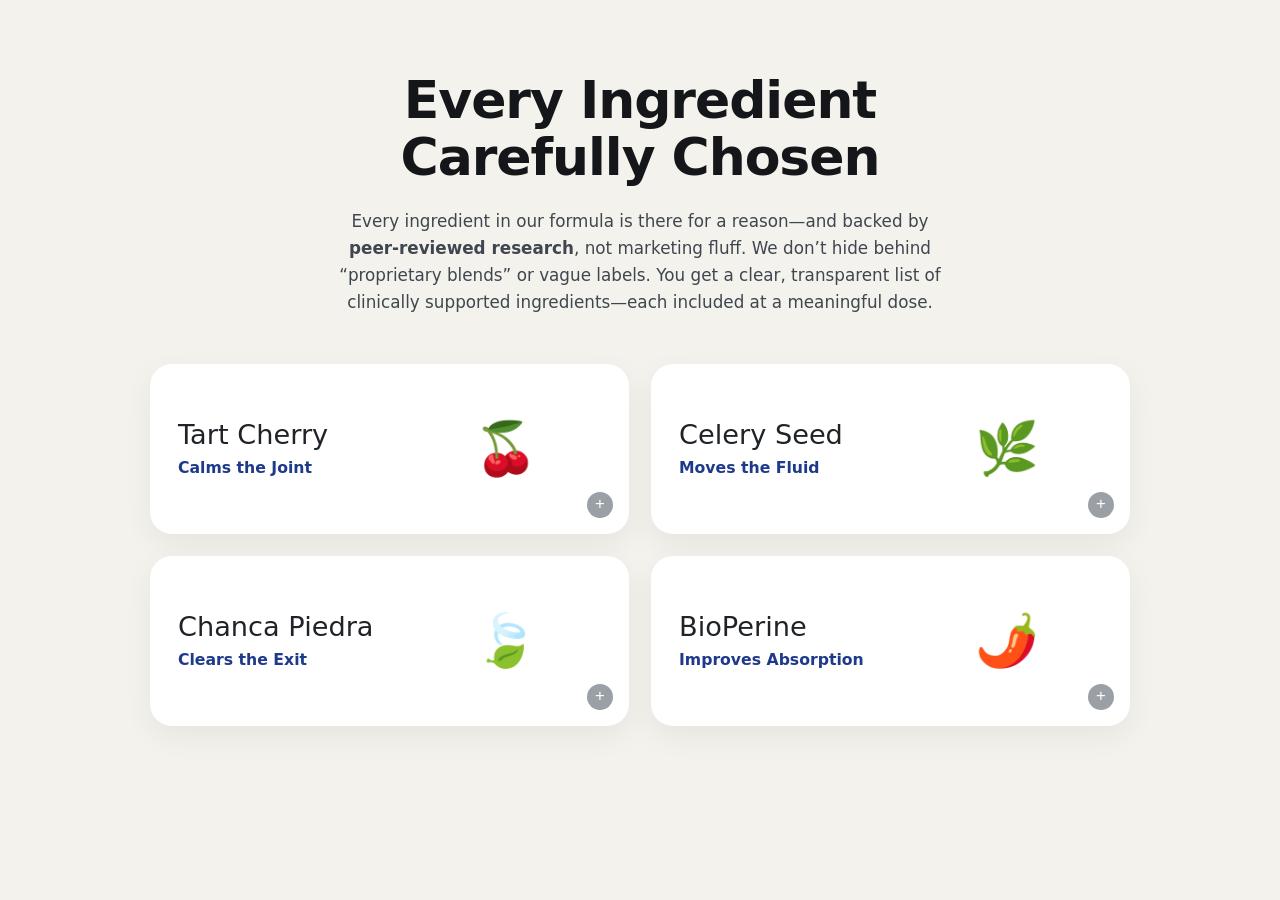
<file: web/ingredient_section.html>
<!DOCTYPE html>
<html lang="en">
<head>
  <meta charset="UTF-8" />
  <meta name="viewport" content="width=device-width, initial-scale=1.0" />
  <title>Every Ingredient Carefully Chosen</title>
  <style>
    /* ------------------------------------------------------------------ *
     * "Every Ingredient Carefully Chosen" section
     * Self-contained: drop this <section> + the .ingredients-* CSS into
     * your page. Swap the emoji placeholders in each .ingredient-card__media
     * for real product photos (<img src="..." alt="...">).
     * ------------------------------------------------------------------ */

    :root {
      --ing-bg: #f4f2ec;          /* section background (cream) */
      --ing-card-bg: #ffffff;     /* card background */
      --ing-heading: #14161a;     /* near-black heading */
      --ing-name: #1f2328;        /* ingredient name */
      --ing-subtitle: #1e3a8a;    /* blue subtitle */
      --ing-body: #3f4650;        /* paragraph text */
      --ing-plus-bg: #9aa0a6;     /* "+" button background */
    }

    * { box-sizing: border-box; }

    body {
      margin: 0;
      font-family: "Poppins", "Segoe UI", system-ui, -apple-system, sans-serif;
      background: var(--ing-bg);
    }

    .ingredients {
      background: var(--ing-bg);
      padding: 72px 20px 88px;
    }

    .ingredients__inner {
      max-width: 980px;
      margin: 0 auto;
    }

    .ingredients__title {
      margin: 0 auto;
      max-width: 640px;
      text-align: center;
      color: var(--ing-heading);
      font-weight: 800;
      font-size: clamp(2rem, 5vw, 3.25rem);
      line-height: 1.1;
      letter-spacing: -0.02em;
    }

    .ingredients__lead {
      margin: 22px auto 0;
      max-width: 620px;
      text-align: center;
      color: var(--ing-body);
      font-size: clamp(0.95rem, 2.2vw, 1.05rem);
      line-height: 1.6;
    }

    .ingredients__lead strong { font-weight: 700; color: var(--ing-body); }

    .ingredients__grid {
      margin-top: 48px;
      display: grid;
      grid-template-columns: repeat(2, minmax(0, 1fr));
      gap: 22px;
    }

    .ingredient-card {
      position: relative;
      display: flex;
      align-items: center;
      justify-content: space-between;
      gap: 12px;
      background: var(--ing-card-bg);
      border-radius: 22px;
      padding: 26px 28px;
      min-height: 118px;
      overflow: hidden;
      box-shadow: 0 10px 30px rgba(20, 22, 26, 0.06);
    }

    .ingredient-card__text { z-index: 1; }

    .ingredient-card__name {
      margin: 0;
      color: var(--ing-name);
      font-weight: 500;
      font-size: clamp(1.35rem, 3.4vw, 1.7rem);
      line-height: 1.1;
    }

    .ingredient-card__subtitle {
      margin: 8px 0 0;
      color: var(--ing-subtitle);
      font-weight: 600;
      font-size: 0.98rem;
    }

    .ingredient-card__media {
      flex-shrink: 0;
      width: 190px;
      height: 118px;
      display: flex;
      align-items: center;
      justify-content: center;
      font-size: 3.2rem;              /* size for emoji placeholder */
      line-height: 1;
      user-select: none;
    }

    /* Real photos should fill the media area cleanly */
    .ingredient-card__media img {
      max-width: 100%;
      max-height: 100%;
      object-fit: contain;
    }

    .ingredient-card__plus {
      position: absolute;
      right: 16px;
      bottom: 16px;
      width: 26px;
      height: 26px;
      border: none;
      border-radius: 50%;
      background: var(--ing-plus-bg);
      color: #fff;
      font-size: 1.05rem;
      line-height: 1;
      cursor: pointer;
      display: flex;
      align-items: center;
      justify-content: center;
      transition: background 0.15s ease, transform 0.15s ease;
    }

    .ingredient-card__plus:hover {
      background: #7c8288;
      transform: scale(1.06);
    }

    /* Mobile: single column, media tucked to the right edge */
    @media (max-width: 640px) {
      .ingredients { padding: 56px 18px 64px; }
      .ingredients__grid {
        grid-template-columns: 1fr;
        gap: 16px;
      }
      .ingredient-card { padding: 22px 22px; min-height: 104px; }
      .ingredient-card__media { width: 130px; height: 96px; font-size: 2.6rem; }
    }
  </style>
</head>
<body>
  <section class="ingredients">
    <div class="ingredients__inner">
      <h2 class="ingredients__title">Every Ingredient Carefully Chosen</h2>

      <p class="ingredients__lead">
        Every ingredient in our formula is there for a reason&mdash;and backed by
        <strong>peer-reviewed research</strong>, not marketing fluff. We don&rsquo;t
        hide behind &ldquo;proprietary blends&rdquo; or vague labels. You get a clear,
        transparent list of clinically supported ingredients&mdash;each included at a
        meaningful dose.
      </p>

      <div class="ingredients__grid">
        <!-- Tart Cherry -->
        <article class="ingredient-card">
          <div class="ingredient-card__text">
            <h3 class="ingredient-card__name">Tart Cherry</h3>
            <p class="ingredient-card__subtitle">Calms the Joint</p>
          </div>
          <div class="ingredient-card__media" aria-hidden="true">🍒</div>
          <button class="ingredient-card__plus" type="button" aria-label="Learn more about Tart Cherry">+</button>
        </article>

        <!-- Celery Seed -->
        <article class="ingredient-card">
          <div class="ingredient-card__text">
            <h3 class="ingredient-card__name">Celery Seed</h3>
            <p class="ingredient-card__subtitle">Moves the Fluid</p>
          </div>
          <div class="ingredient-card__media" aria-hidden="true">🌿</div>
          <button class="ingredient-card__plus" type="button" aria-label="Learn more about Celery Seed">+</button>
        </article>

        <!-- Chanca Piedra -->
        <article class="ingredient-card">
          <div class="ingredient-card__text">
            <h3 class="ingredient-card__name">Chanca Piedra</h3>
            <p class="ingredient-card__subtitle">Clears the Exit</p>
          </div>
          <div class="ingredient-card__media" aria-hidden="true">🍃</div>
          <button class="ingredient-card__plus" type="button" aria-label="Learn more about Chanca Piedra">+</button>
        </article>

        <!-- BioPerine -->
        <article class="ingredient-card">
          <div class="ingredient-card__text">
            <h3 class="ingredient-card__name">BioPerine</h3>
            <p class="ingredient-card__subtitle">Improves Absorption</p>
          </div>
          <div class="ingredient-card__media" aria-hidden="true">🌶️</div>
          <button class="ingredient-card__plus" type="button" aria-label="Learn more about BioPerine">+</button>
        </article>
      </div>
    </div>
  </section>
</body>
</html>
</file>
